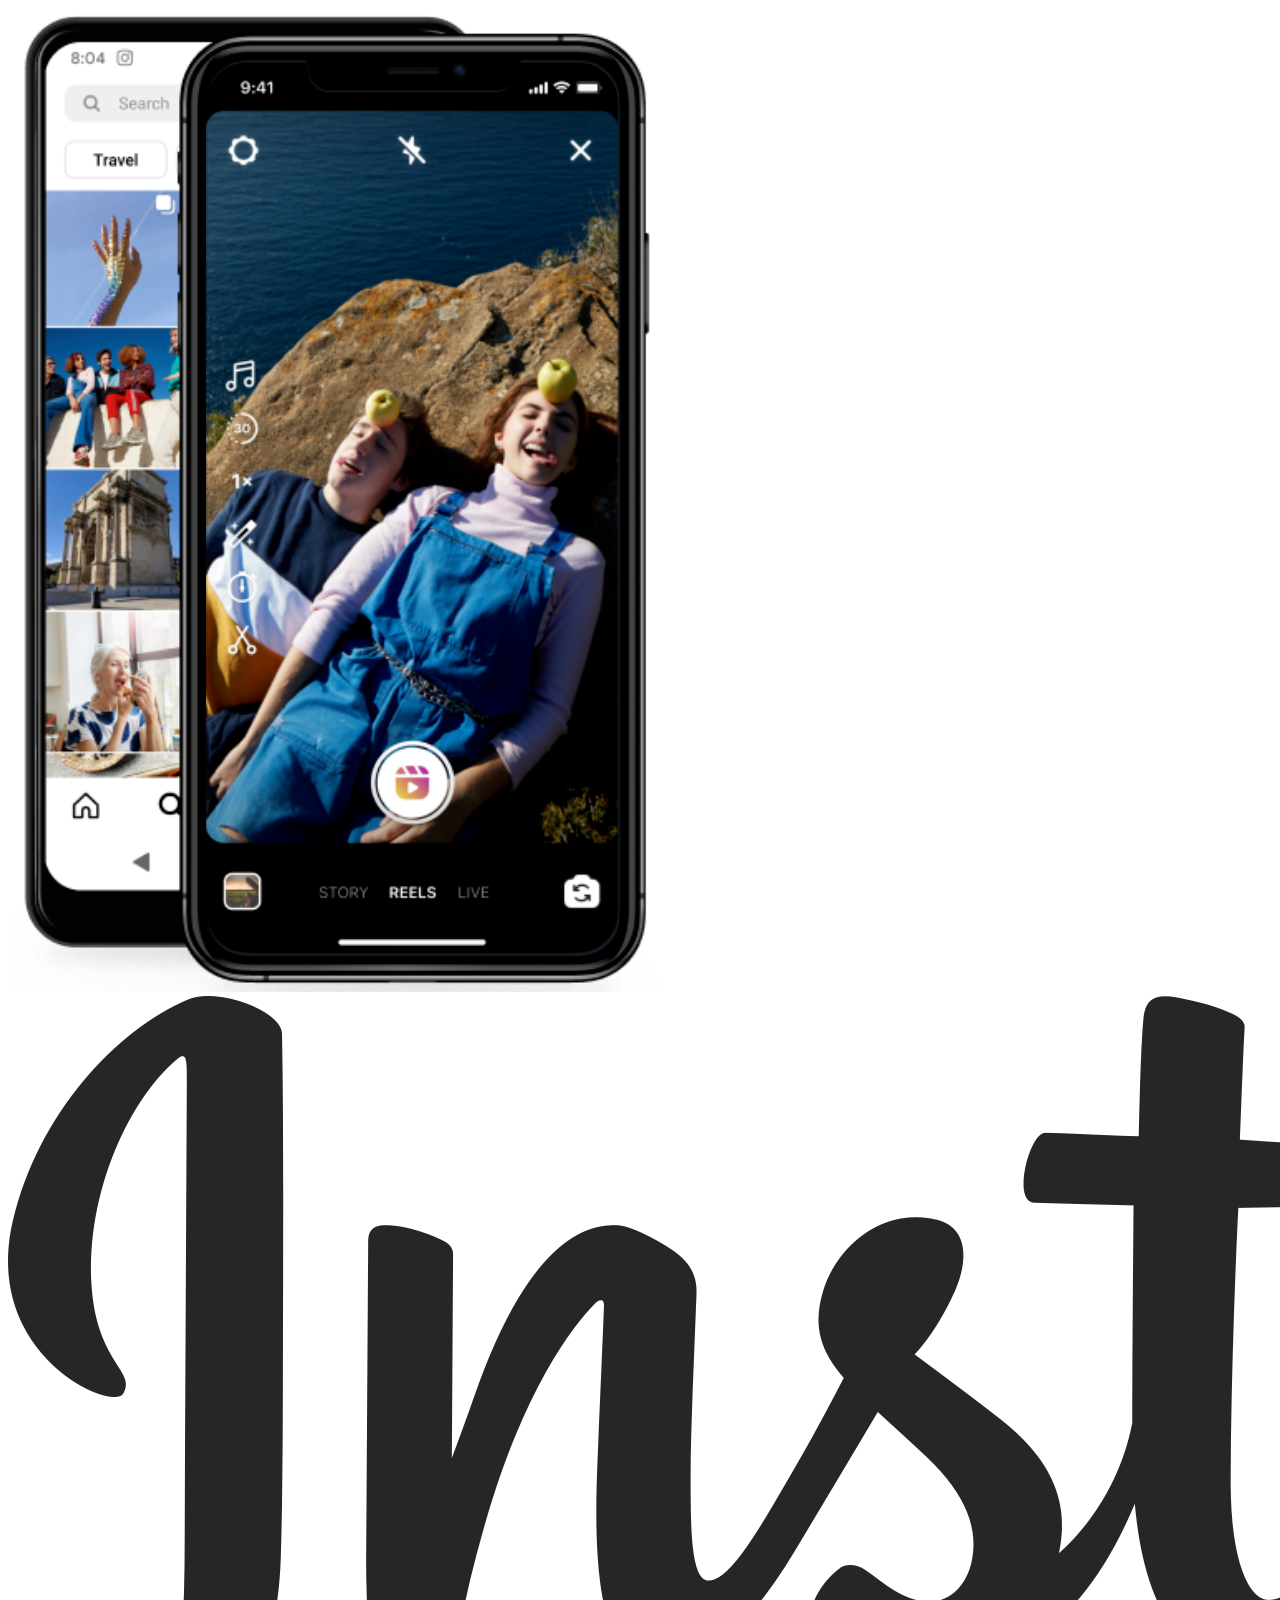
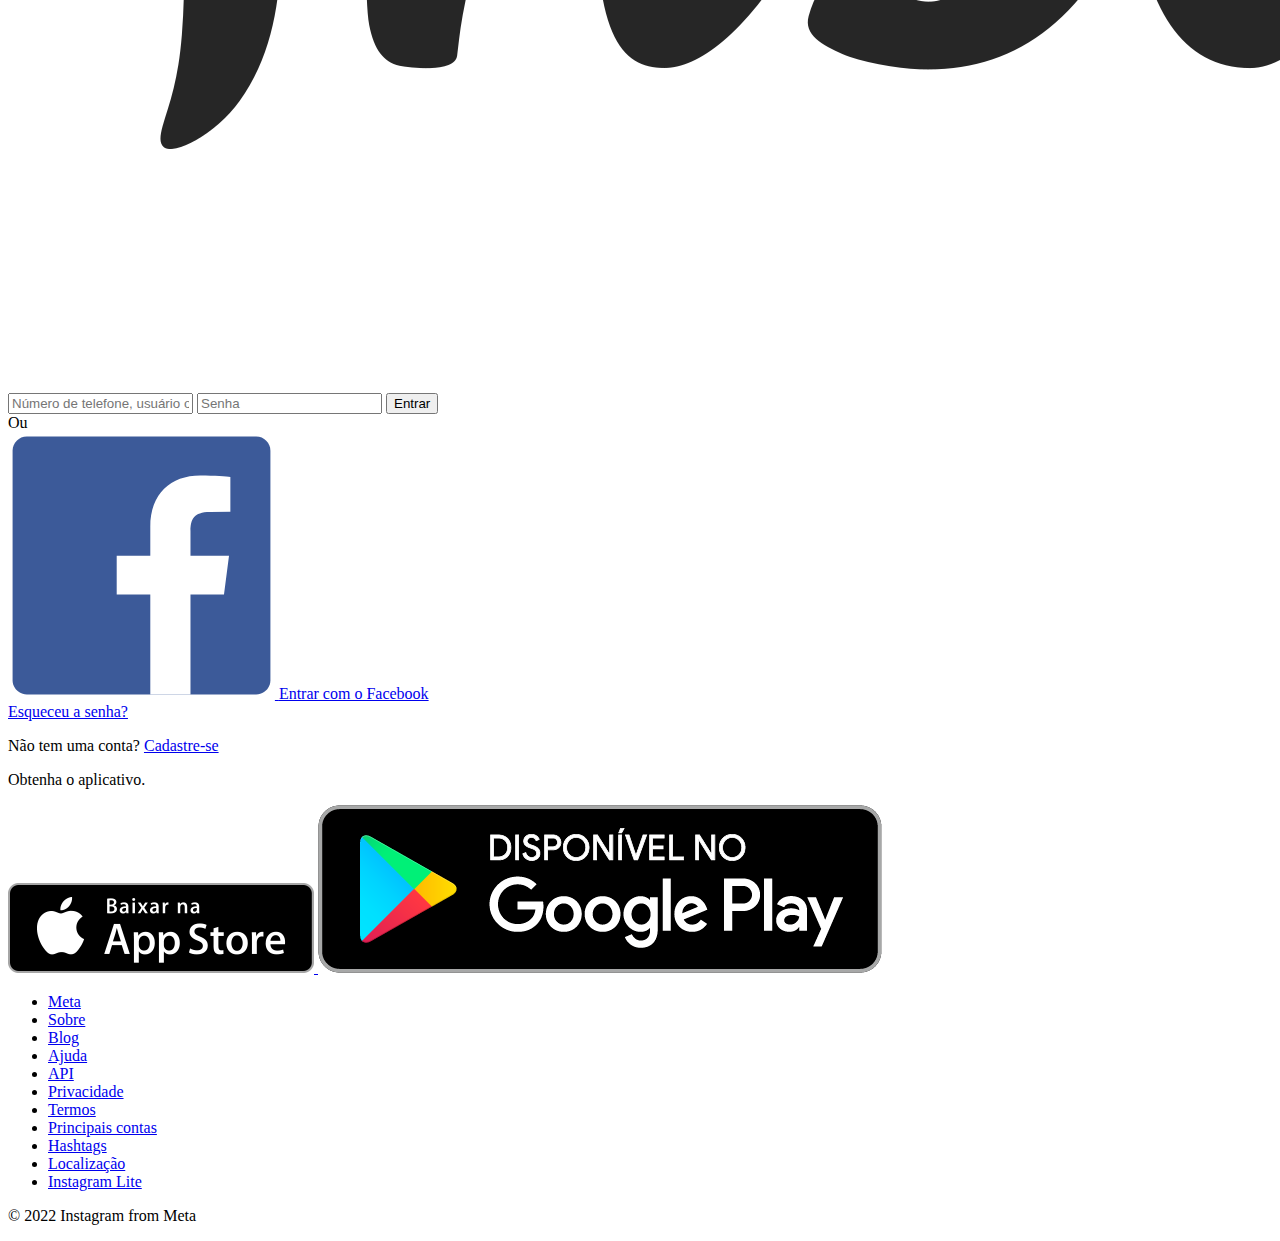
<file: 10_CLONE_HOME_INSTA/index.html>
<!DOCTYPE html>
<html lang="en">
<head>
    <meta charset="UTF-8">
    <meta http-equiv="X-UA-Compatible" content="IE=edge" />
    <meta name="viewport" content="width=device-width, initial-scale=1.0">
    <title>Instagram</title>
    <link rel="stylesheet" href="css/styles.css">
    <link rel="shortcut icon" href="img/favicon.png" type="image/x-icon">
</head>
<body>
   <main>
     <div id="main-container">
        <!-- banner container -->
        <div id="banner-container">
            <img src="img/banner2.png" alt="Crie uma conta no Instagram">
        </div>
        <!-- /login e Registro -->
        <div id="form-container">
            <div id="form-box">
                <img id="logo-insta" src="img/logo_instagram.png" alt="Instagram">
                <form id="login-form">
                  <input 
                  type="text" 
                  name="udername" 
                  placeholder="Número de telefone, usuário ou e-mail" 
                  />
                  <input 
                  type="password" 
                  name="password" 
                  placeholder="Senha" 
                  />
                  <input 
                  type="submit" 
                  value="Entrar" 
                  />
                </form>
            <div class="separator">
                <div class="line"></div>
                    <span>Ou</span>
                </div>
            <div id="other-links">
                <div id="facebook-login">
                    <a href="#">
                        <img src="img/logo_facebook.svg" alt="Facebook Login">
                        <span>Entrar com o Facebook</span>
                    </a>
                </div>
            <div id="forgot-pass">
                <a href="#">Esqueceu a senha?</a>
            </div>
                </div>
            </div>
            <div id="register-container">
               <p>Não tem uma conta? <a href="#">Cadastre-se</a></p>
            </div>
            <div id="get-app-container">
               <p>Obtenha o aplicativo.</p>
               <a href="#">
                  <img src="img/apple_btn.png" alt="Apple Store">
               </a>
               <a href="#">
                  <img src="img/gplay_btn.png" alt="Google Play">
               </a>
            </div>
        </div>
     </div>
   </main>
   <footer>
     <nav>
        <ul id="footer-links">
            <li><a href="#">Meta</a></li>
            <li><a href="#">Sobre</a></li>
            <li><a href="#">Blog</a></li>
            <li><a href="#">Ajuda</a></li>
            <li><a href="#">API</a></li>
            <li><a href="#">Privacidade</a></li>
            <li><a href="#">Termos</a></li>
            <li><a href="#">Principais contas</a></li>
            <li><a href="#">Hashtags</a></li>
            <li><a href="#">Localização</a></li>
            <li><a href="#">Instagram Lite</a></li>
        </ul>
     </nav>
     <p id="copyright">&copy; 2022 Instagram from Meta</p>
   </footer>
</body>
</html>
</file>
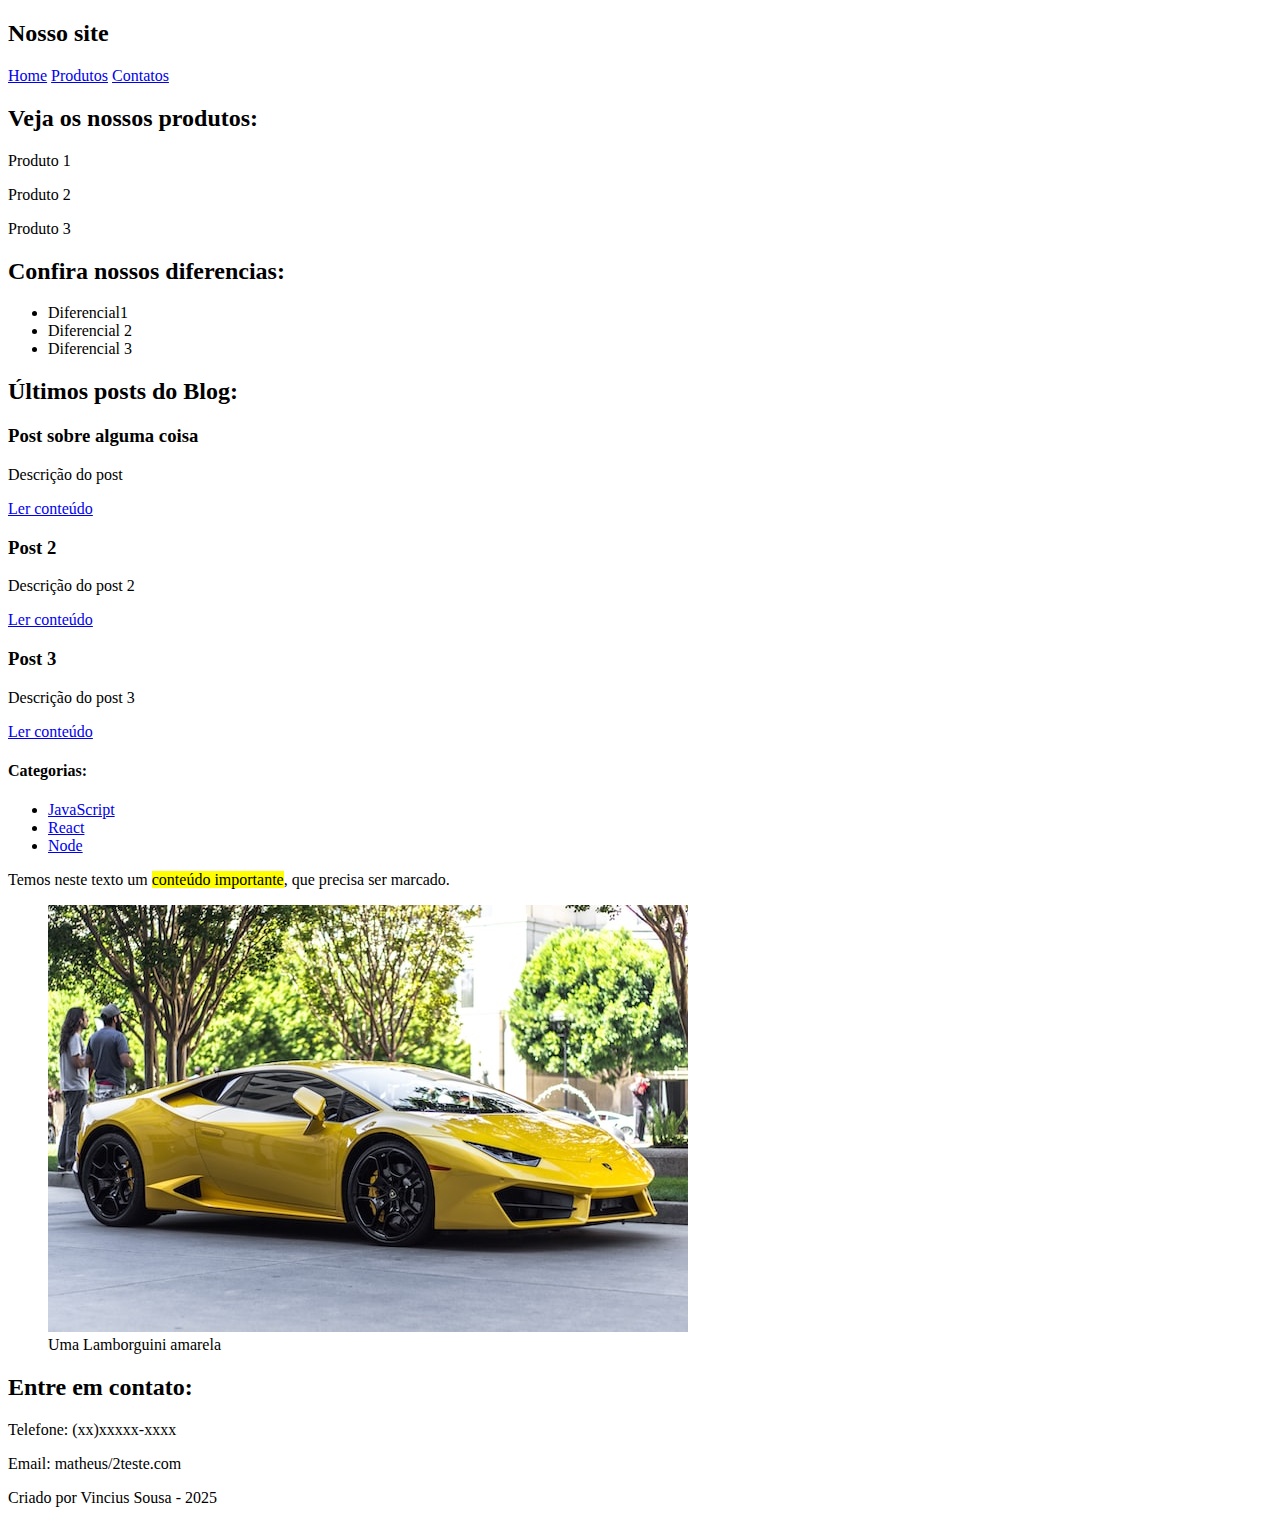
<file: 11_HTML_SEMANTICO/index.html>
<!DOCTYPE html>
<html lang="en">
<head>
    <meta charset="UTF-8">
    <meta name="viewport" content="width=device-width, initial-scale=1.0">
    <title>HTML Semântico</title>
</head>
<body>
    <!-- 3 - header  -->
    <header>
        <h2>Nosso site</h2>
        <!-- <ul>
          <li><a href="#">Home</a></li>
          <li><a href="#">Produtos</a></li>
          <li><a href="#">Contatos</a></li>
        </ul> -->
        <!-- 5 - nav -->
        <nav>
          <a href="#">Home</a>
          <a href="#">Produtos</a>
          <a href="#">Contatos</a>
        </nav>
    </header>
    <!-- 1 - section -->
    <!-- 8 - main -->
    <main>
        <section>
            <h2>Veja os nossos produtos:</h2>
              <p>Produto 1</p>
              <p>Produto 2</p>
              <p>Produto 3</p>
        </section>
        <section>
            <h2>Confira nossos diferencias:</h2>
            <ul>
              <li>Diferencial1</li>
              <li>Diferencial 2</li>
              <li>Diferencial 3</li>
            </ul>
        </section>
        <!-- 2 - article -->
        <section>
            <h2>Últimos posts do Blog:</h2>
            <article>
              <h3>Post sobre alguma coisa</h3>
              <p>Descrição do post</p>
              <a href="#">Ler conteúdo</a>
            </article>
            <article>
                <h3>Post 2</h3>
                <p>Descrição do post 2</p>
                <a href="#">Ler conteúdo</a>
            </article>
            <article>
                <h3>Post 3</h3>
                <p>Descrição do post 3</p>
                <a href="#">Ler conteúdo</a>
            </article>
        </section>
    </main>
    <!-- 6 - aside -->
    <aside>
        <h4>Categorias:</h4>
          <ul>
            <li><a href="#">JavaScript</a></li>
            <li><a href="#">React</a></li>
            <li><a href="#">Node</a></li>
          </ul>
    </aside>
    <!-- 9 - mark -->
    <p>Temos neste texto um <mark>conteúdo importante</mark>, que precisa ser marcado.</p>
    <!-- 7 - figure - figcaption -->
    <figure>
        <img src="lambo.jpg" alt="Lamborguini">
        <figcaption>Uma Lamborguini amarela</figcaption>
    </figure>
    <!-- 4 - footer -->
    <footer>
      <div>
         <h2>Entre em contato:</h2>
         <p>Telefone: (xx)xxxxx-xxxx</p>   
         <p>Email: matheus/2teste.com</p>   
      </div>
      <p>Criado por Vincius Sousa - 2025</p>
    </footer>
</body>
</html>
</file>
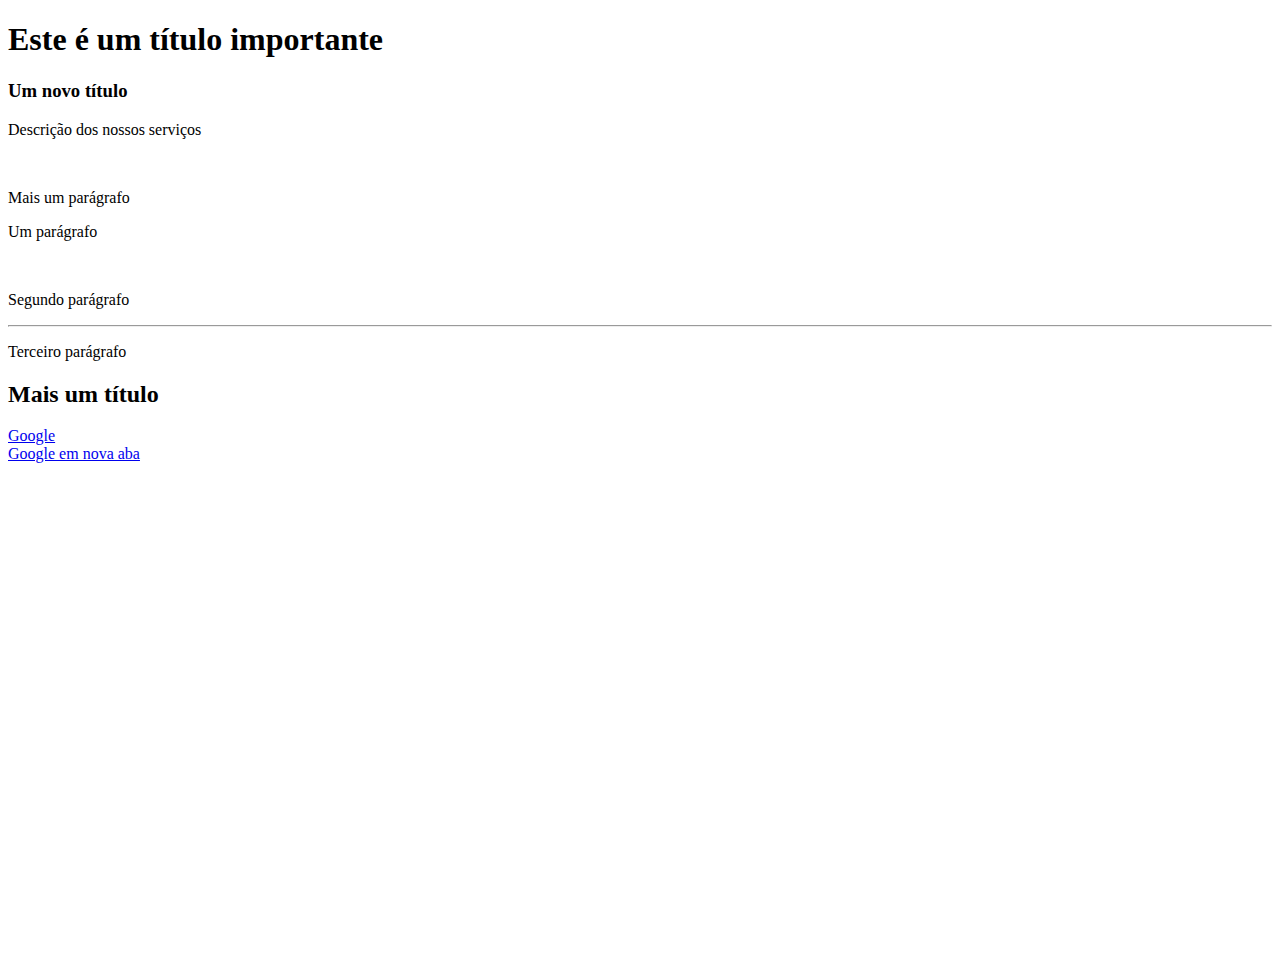
<file: 1_INTRO/index.html>
<!DOCTYPE html>
<html lang="en">
<head>
    <meta charset="UTF-8">
    <meta name="viewport" content="width=device-width, initial-scale=1.0">
    <title>HTML Fundamentos</title>
</head>
<body style="padding-bottom: 500px;">
    <!-- 1 - títulos -->
    <h1>Este é um título importante</h1>
    <h3>Um novo título</h3>
    <!-- 2 - parágrafos -->

    <p>Descrição dos nossos serviços</p><br>
    <p>Mais um parágrafo</p>
    
    <!-- 3 - tags sem conteúdo -->
    <p>Um parágrafo</p>
    <br>
    <p>Segundo parágrafo</p>
    <hr>
    <p>Terceiro parágrafo</p>

    <!-- 4 - comentários -->
    <!-- Este é um comentário-->
     <h2>Mais um título</h2>
     <!-- Outro comentário -->

     <!-- 5 - atributos -->
      <a href="https://google.com">Google</a>
      <br />

      <!-- 6 - Abrir link nova aba -->
      <a href="https://google.com" target="_blank">Google em nova aba</a>
</body>
</html>
</file>
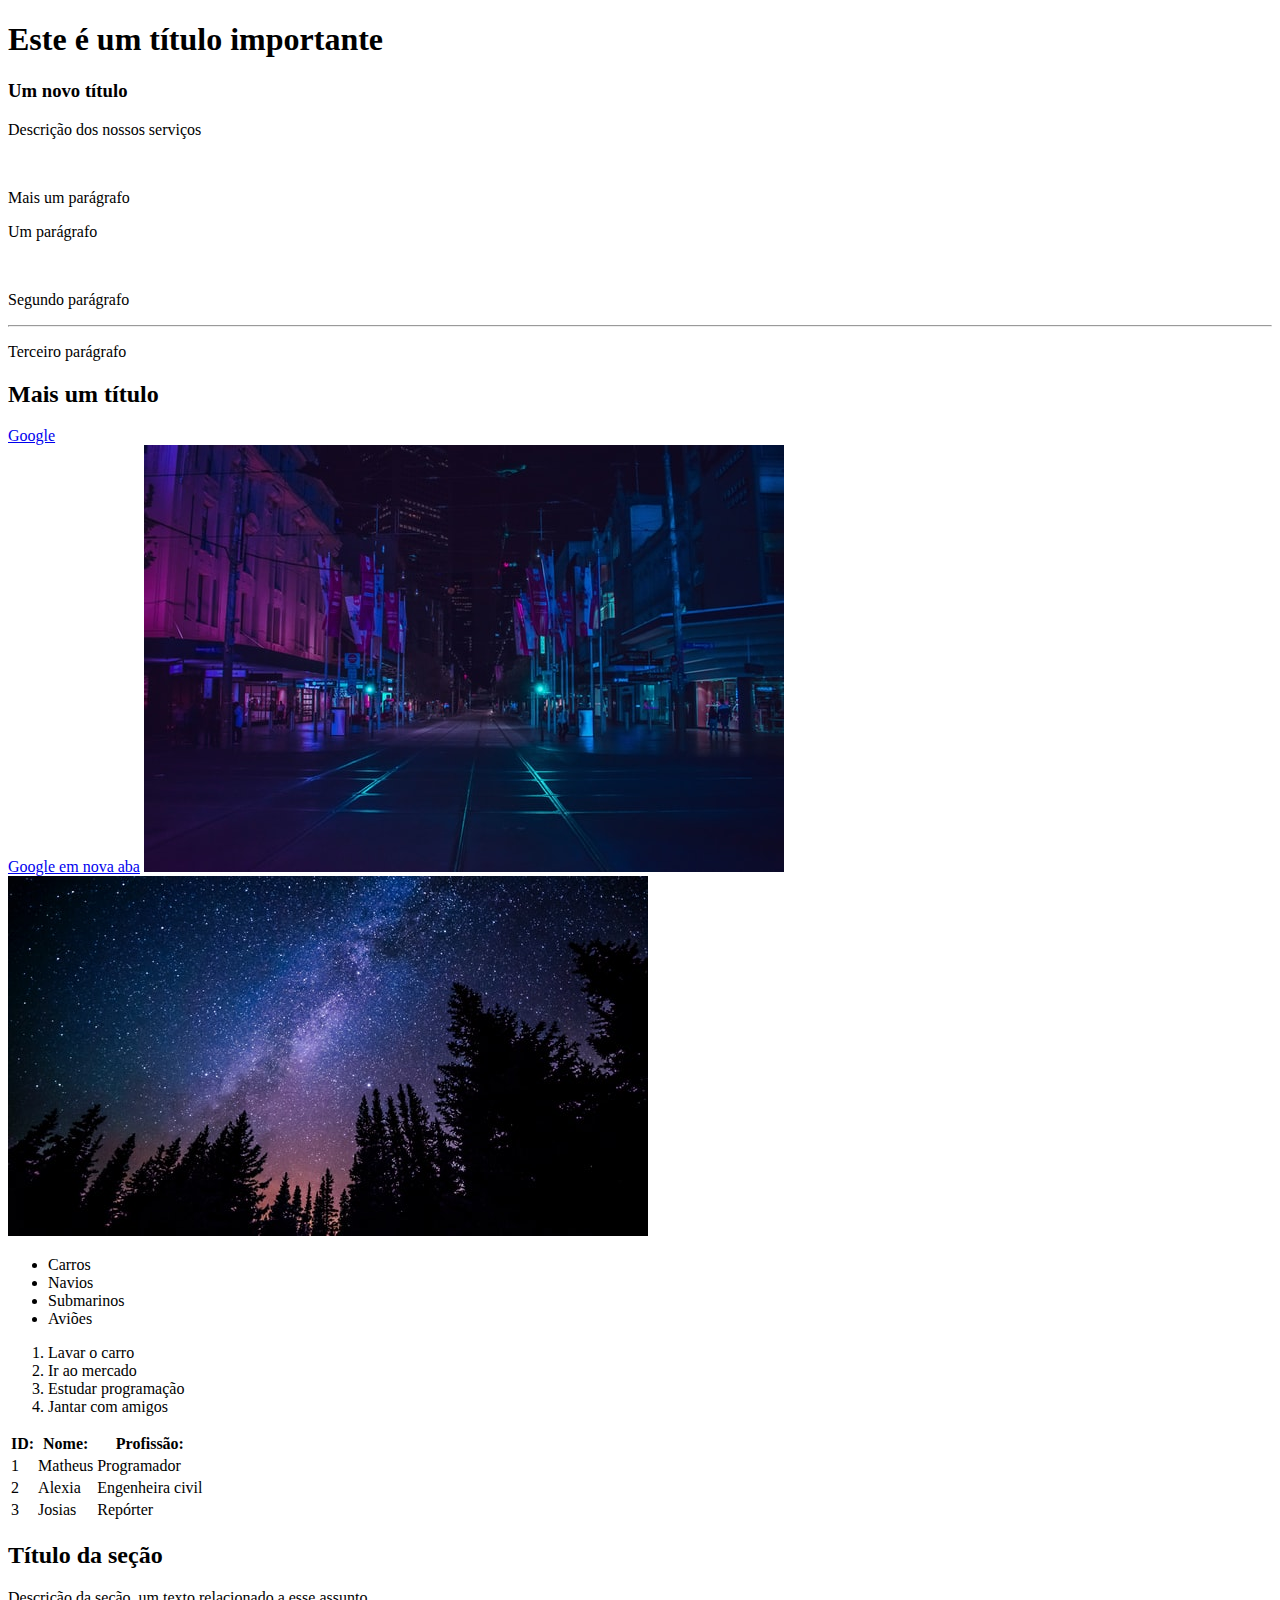
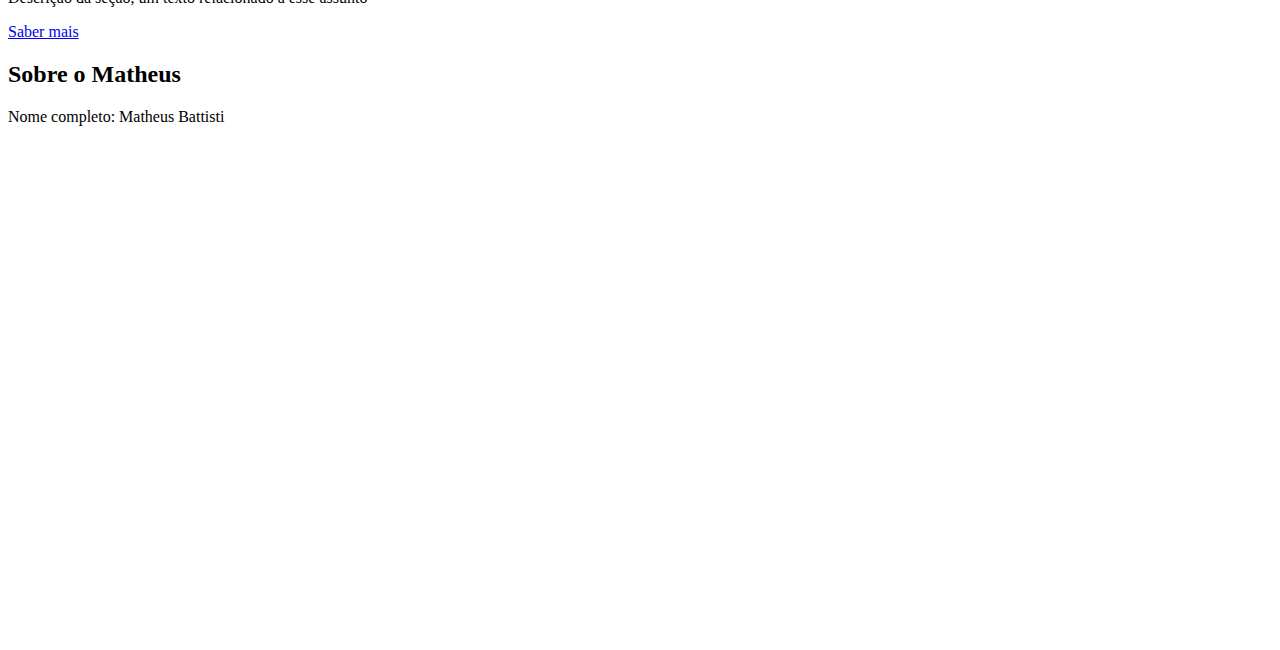
<file: 2_HTML/index.html>
<!DOCTYPE html>
<html lang="pt-br">
<head>
    <meta charset="UTF-8">
    <meta name="viewport" content="width=device-width, initial-scale=1.0">
    <title>HTML Fundamentos</title>
</head>
<body style="padding-bottom: 500px;">
    <!-- 1 - títulos -->
    <h1>Este é um título importante</h1>
    <h3>Um novo título</h3>
    <!-- 2 - parágrafos -->

    <p>Descrição dos nossos serviços</p><br>
    <p>Mais um parágrafo</p>
    
    <!-- 3 - tags sem conteúdo -->
    <p>Um parágrafo</p>
    <br>
    <p>Segundo parágrafo</p>
    <hr>
    <p>Terceiro parágrafo</p>

    <!-- 4 - comentários -->
    <!-- Este é um comentário-->
     <h2>Mais um título</h2>
     <!-- Outro comentário -->

     <!-- 5 - atributos -->
      <a href="https://google.com">Google</a>
      <br />

      <!-- 6 - Abrir link nova aba -->
      <a href="https://google.com" target="_blank">Google em nova aba</a>

      <!-- 7 - imagem -->
       <img src="img/city.jpg">

       <!-- 8 - atributo alt -->
        <img src="img/nature.jpg" alt="Noite na floresta" />

        <!-- 9 - listas não ordenadas -->
         <ul>
            <li>Carros</li>
            <li>Navios</li>
            <li>Submarinos</li>
            <li>Aviões</li>
         </ul>

         <!-- 10 - listas orenadas -->
          <ol>
            <li>Lavar o carro</li>
            <li>Ir ao mercado</li>
            <li>Estudar programação</li>
            <li>Jantar com amigos</li>
          </ol>

          <!-- 11 - tabelas -->
           <table>
            <tr>
                <th>ID:</th>
                <th>Nome:</th>
                <th>Profissão:</th>
            </tr>
            <tr>
                <td>1</td>
                <td>Matheus</td>
                <td>Programador</td>
            </tr>
            <tr>
                <td>2</td>
                <td>Alexia</td>
                <td>Engenheira civil</td>
            </tr>
            <tr>
                <td>3</td>
                <td>Josias</td>
                <td>Repórter</td>
            </tr>
           </table>

           <!-- 12 - div -->
            <div>
                <h2>Título da seção</h2>
                    <p>Descrição da seção, um texto relacionado a esse assunto</p>
                    <a href="#">Saber mais</a>
            </div>
            <div>
                <h2>Sobre o Matheus</h2>
                <p>Nome completo: Matheus Battisti</p>
            </div>
</body>
</html>
</file>
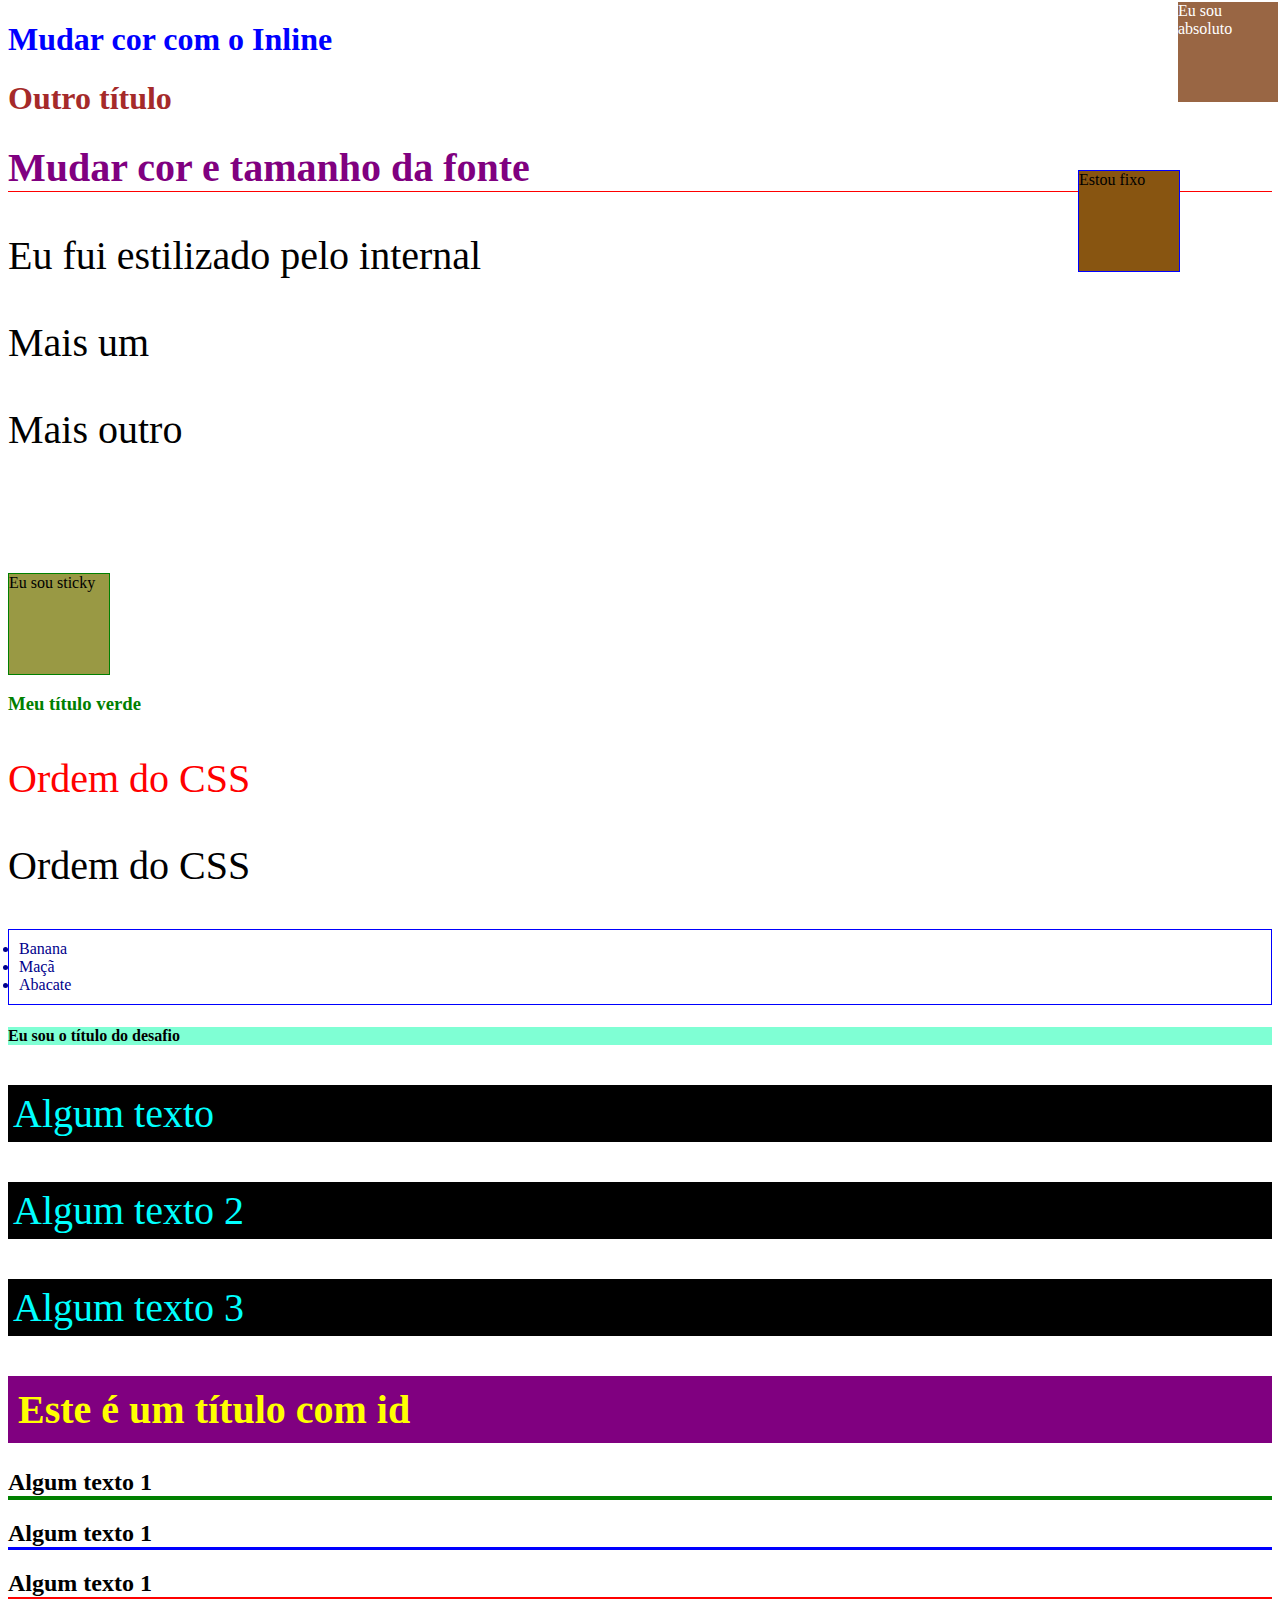
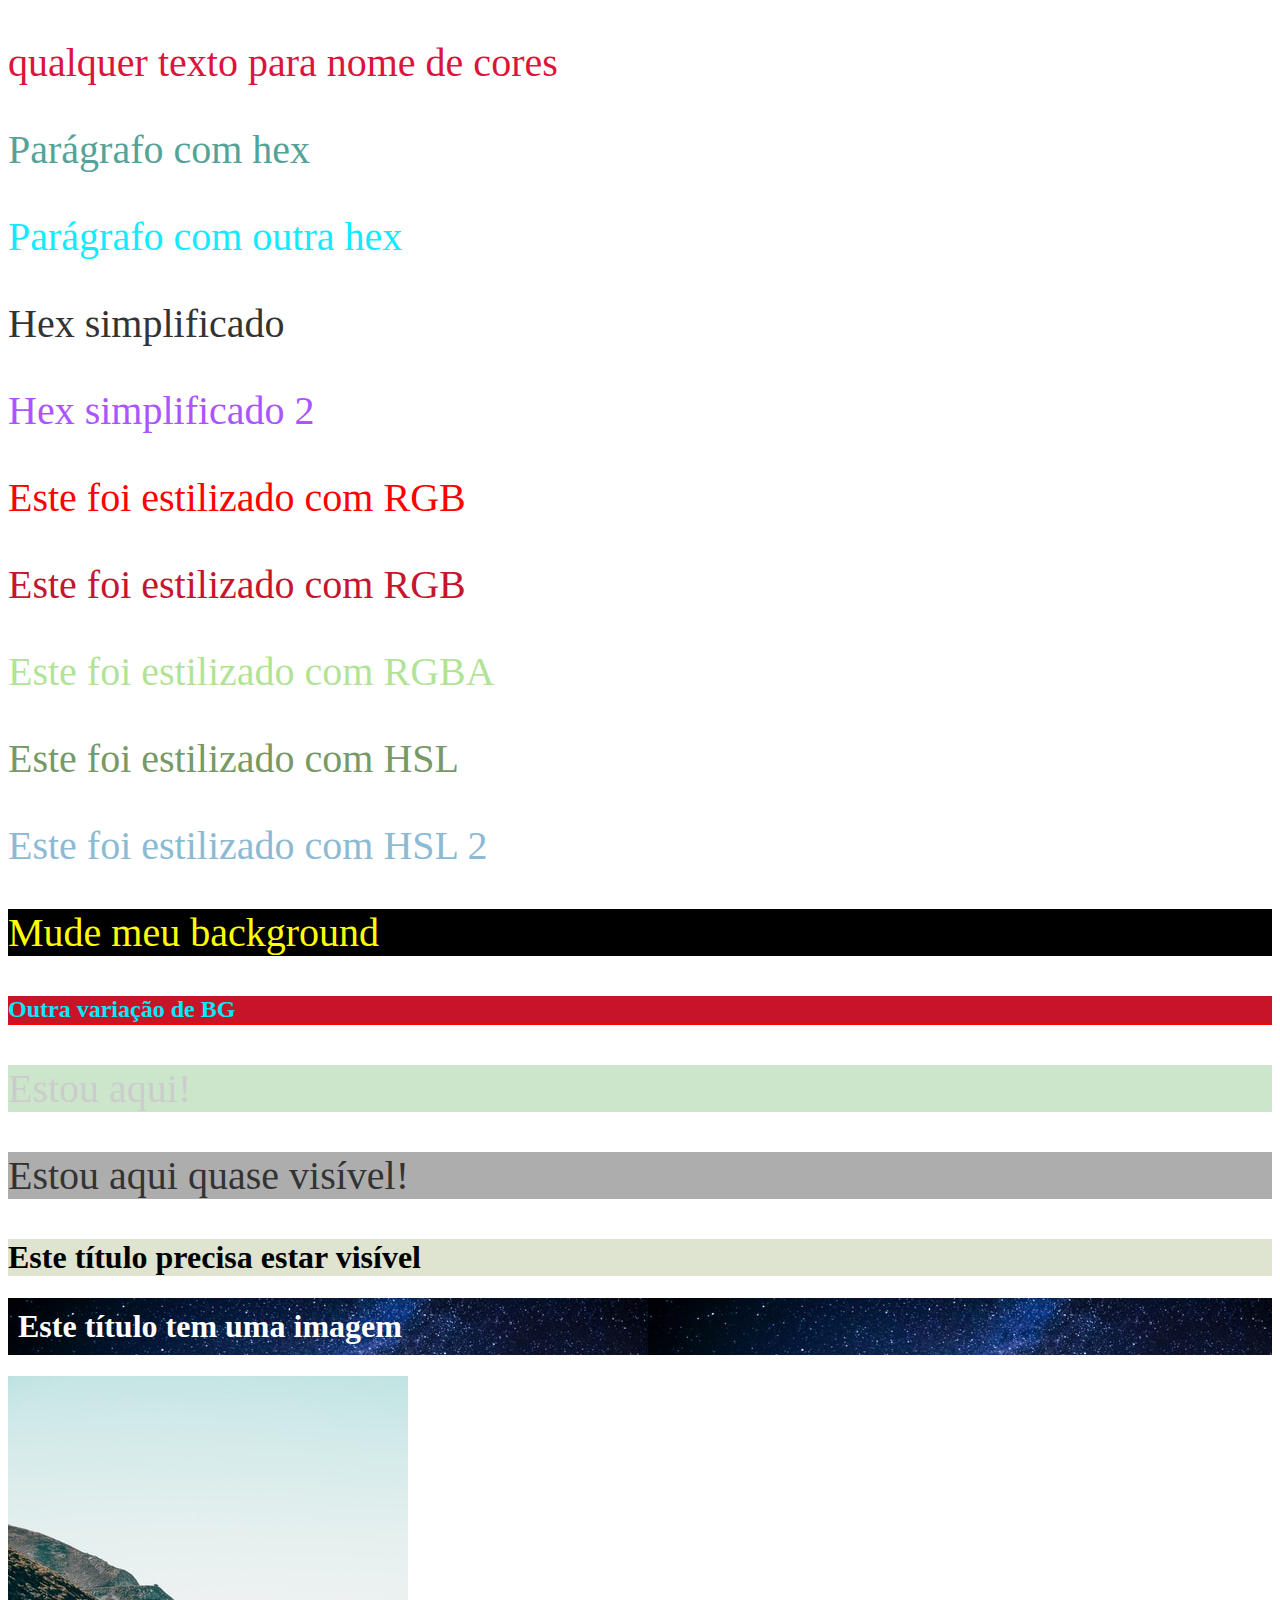
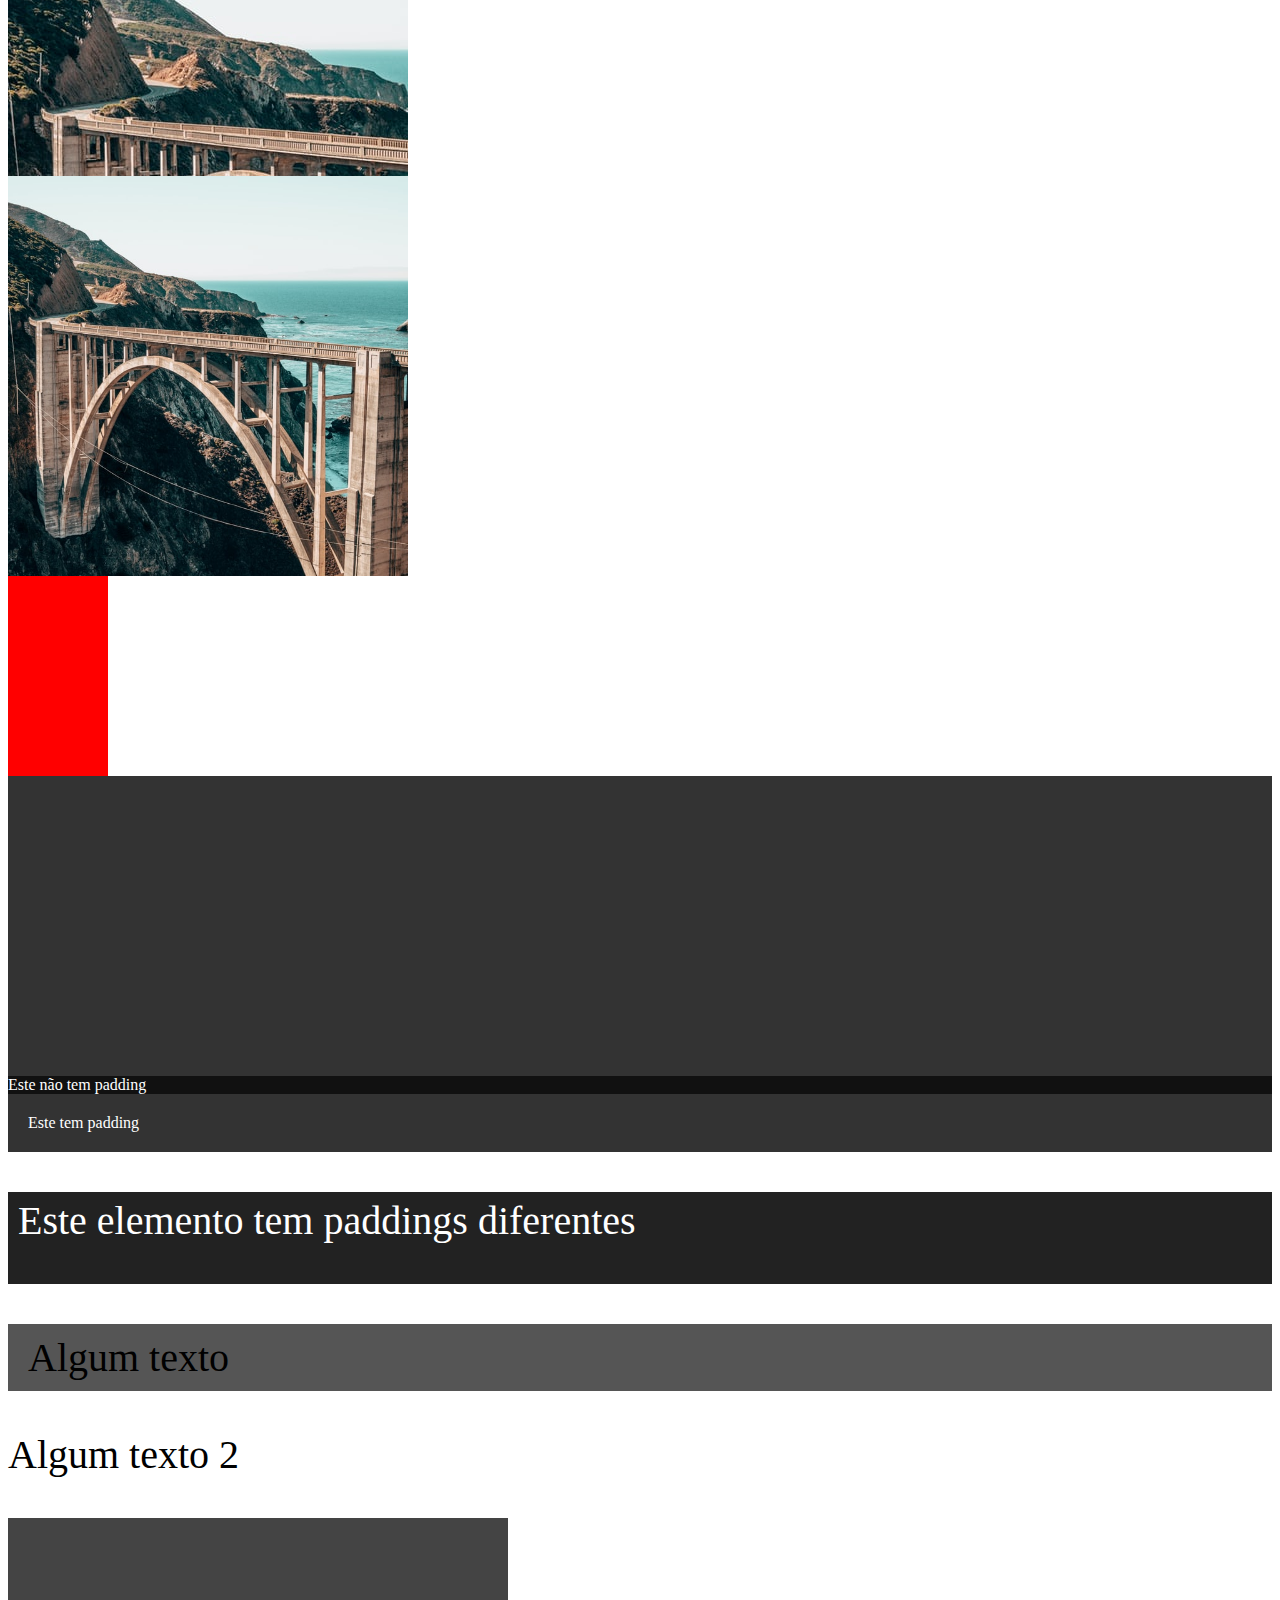
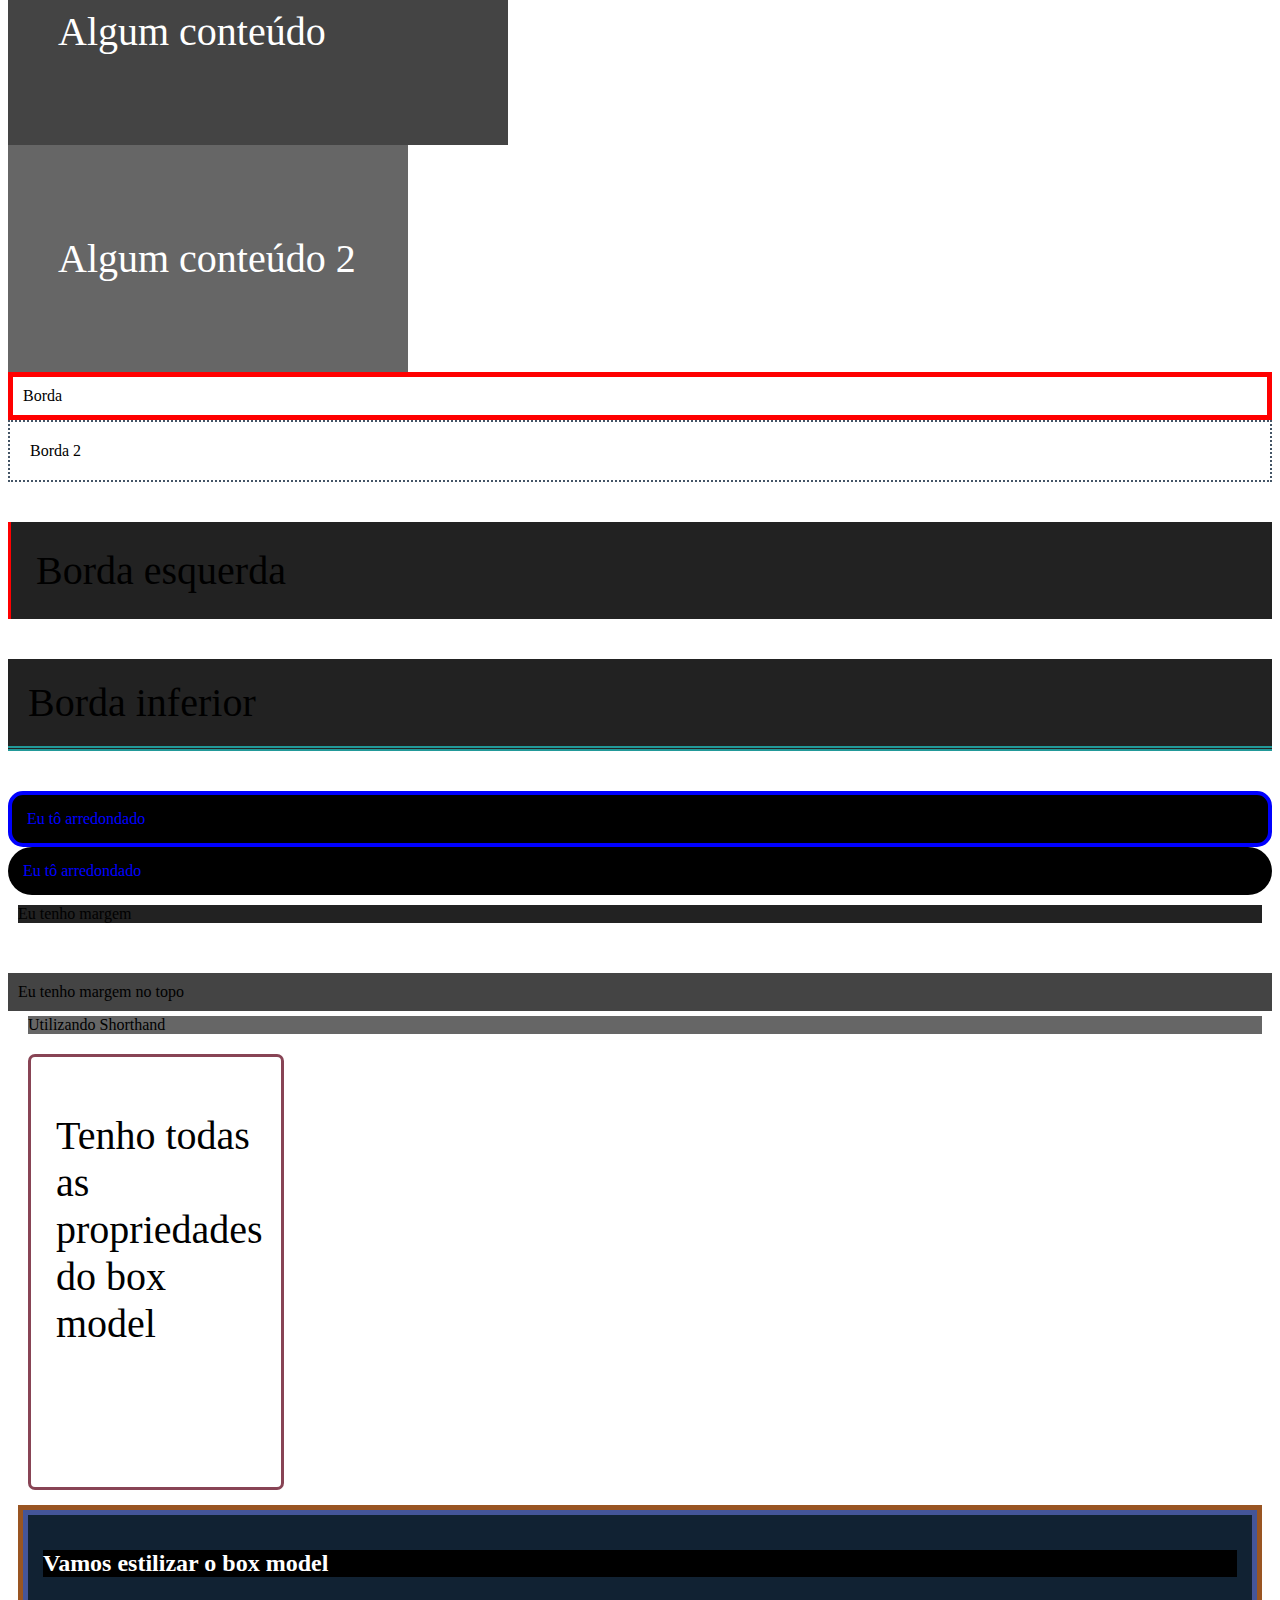
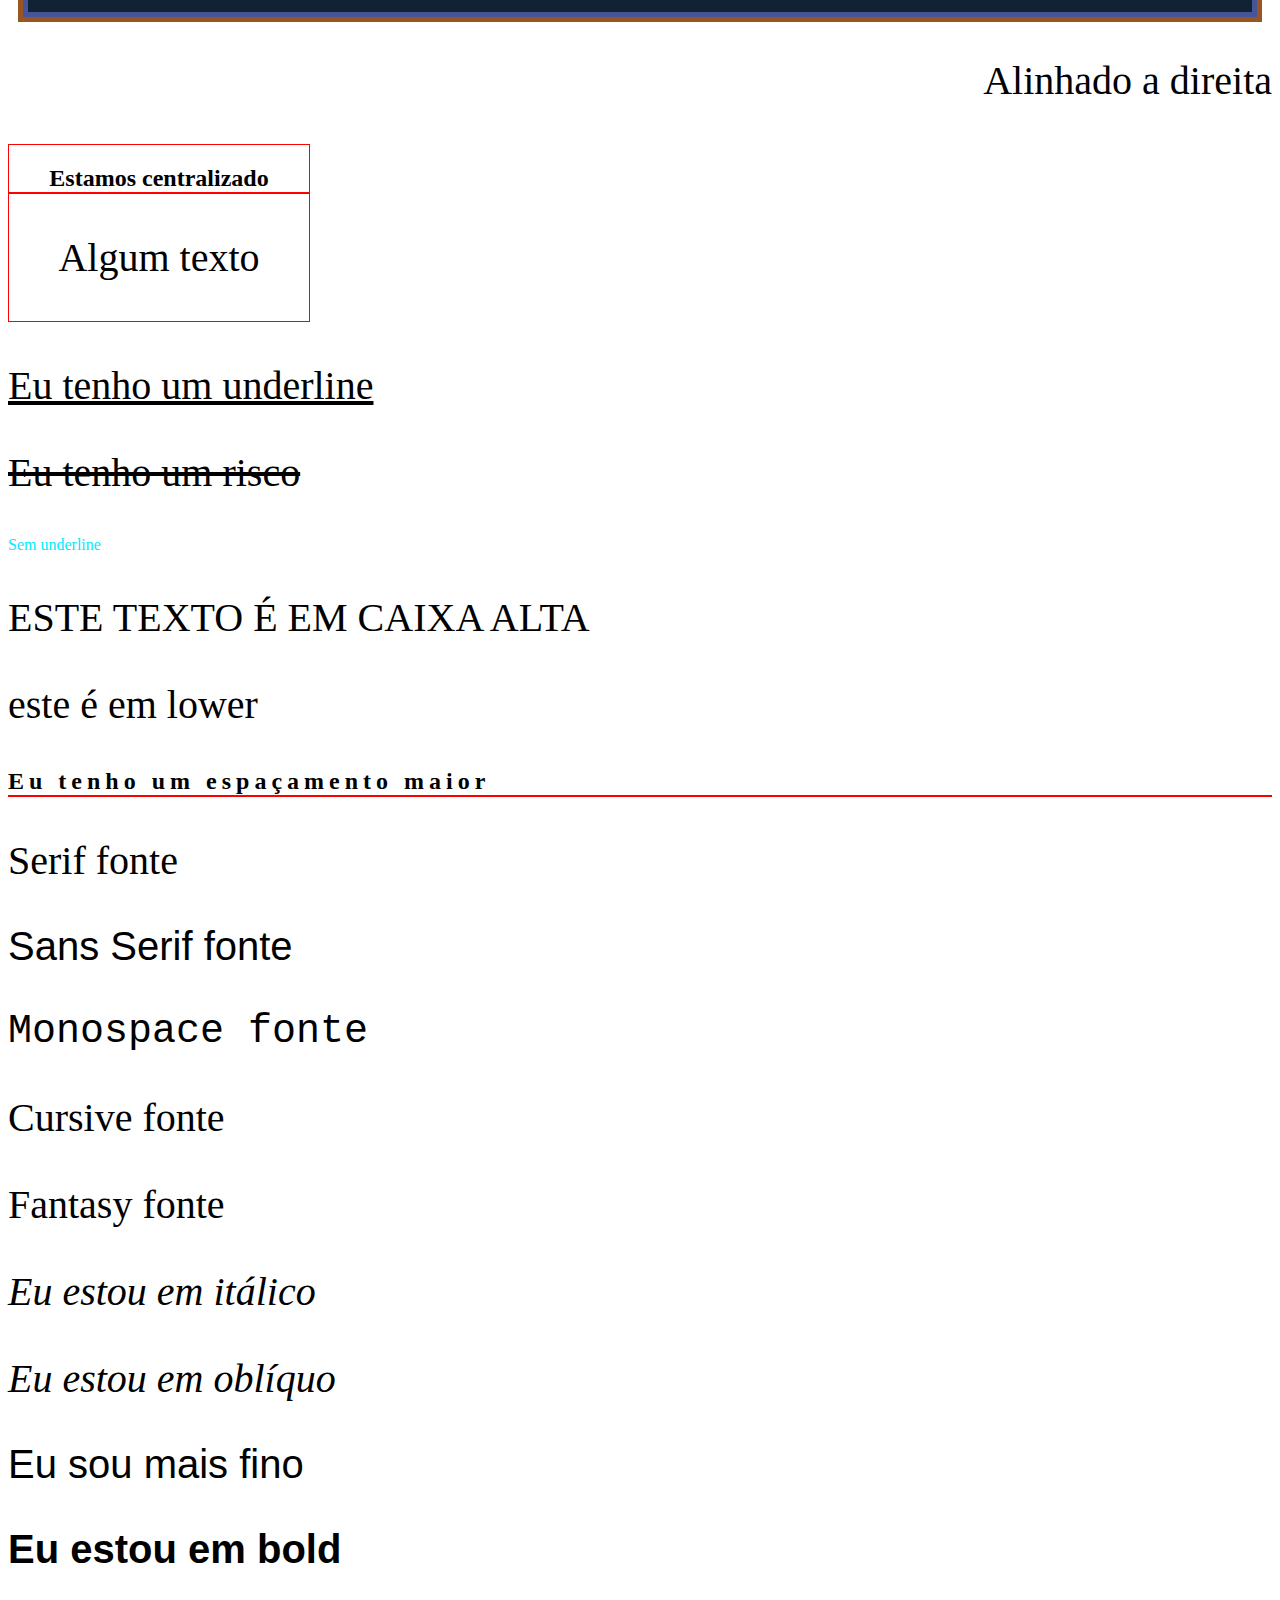
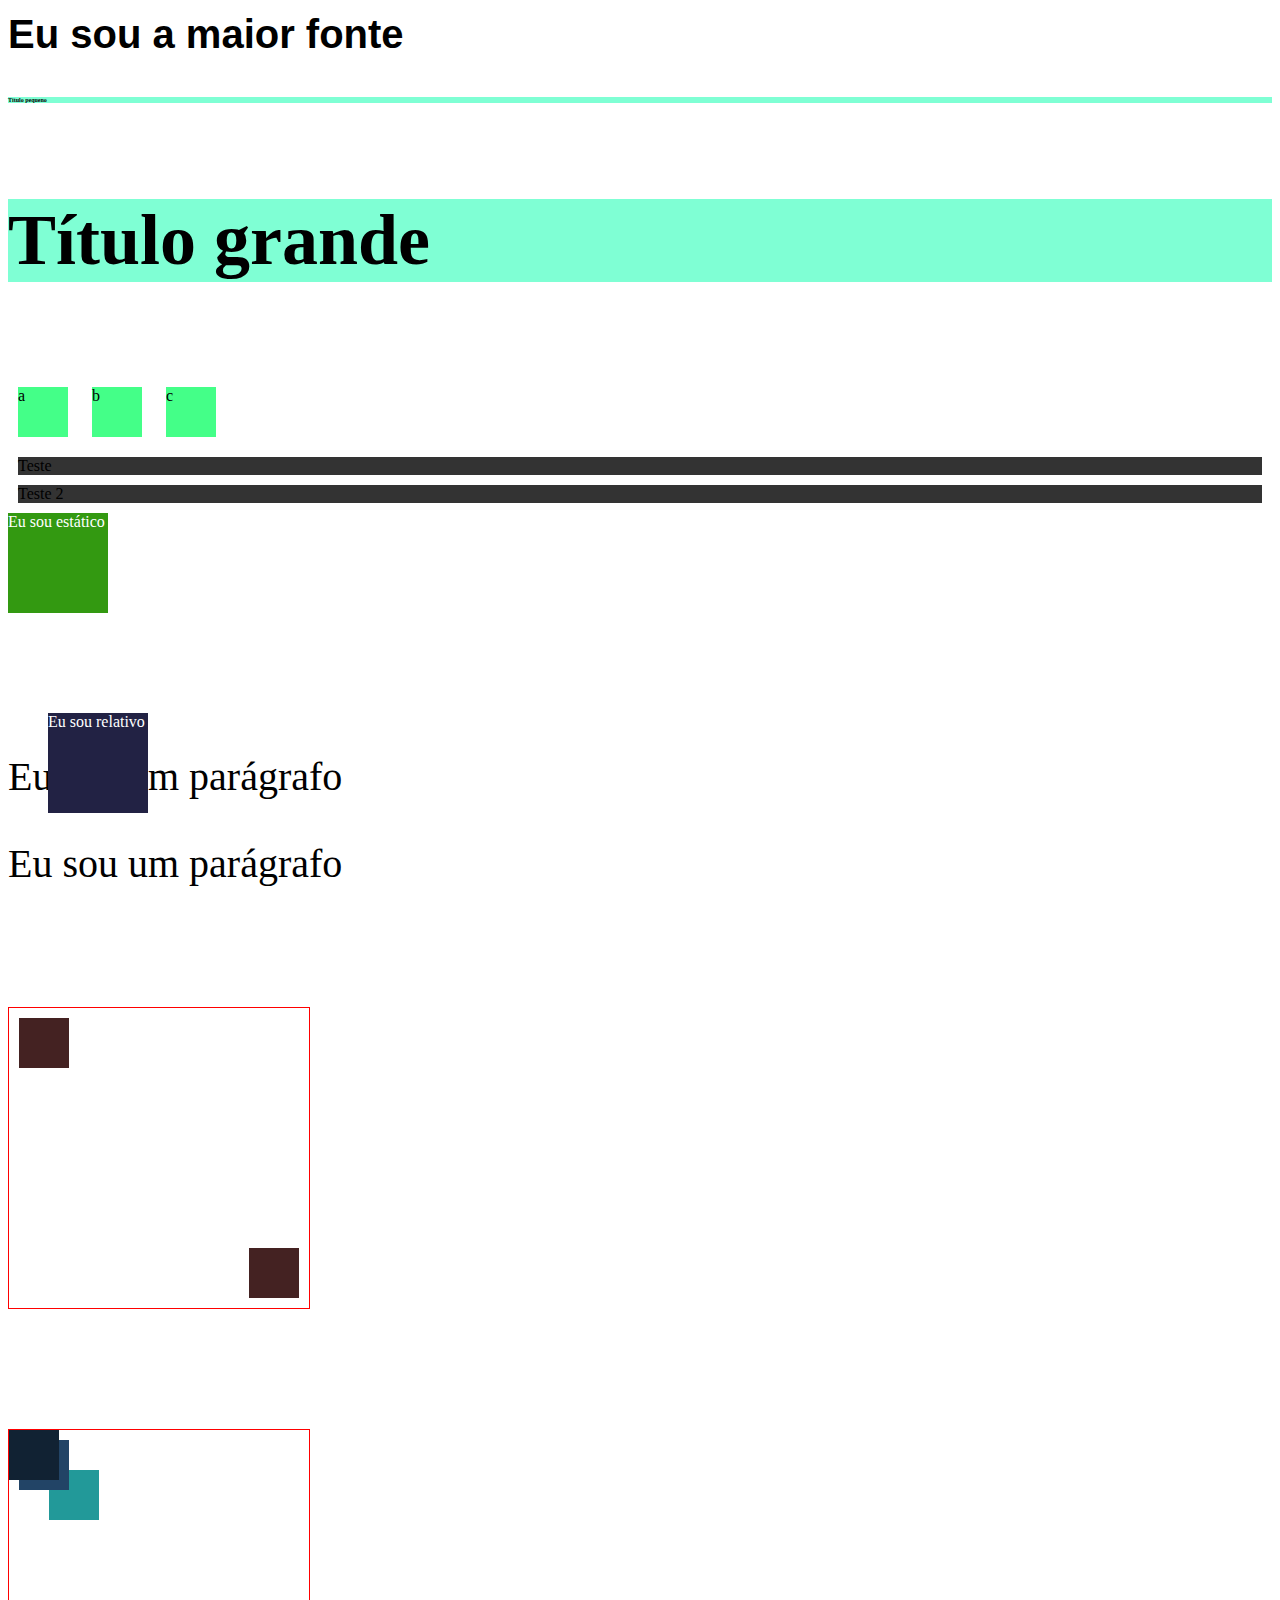
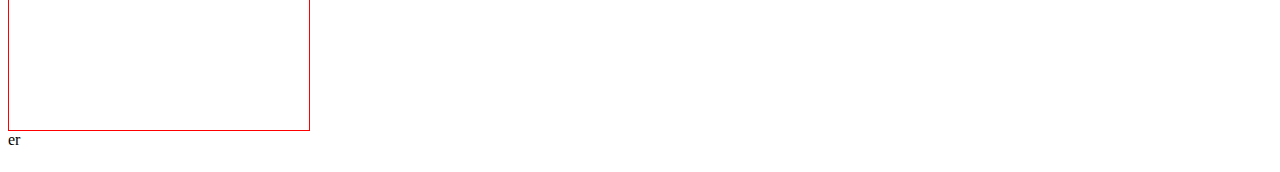
<file: 3_CSS/index.html>
<!DOCTYPE html>
<html lang="en">
<head>
    <meta charset="UTF-8">
    <meta name="viewport" content="width=device-width, initial-scale=1.0">
    <title>CSS</title>
    <!-- 3 - Internal CSS -->
     <style>
        p {
            /* color: gold; */
            font-size: 40px;
        }
    </style>
    <!-- 4 - External CSS -->
    <!-- Cascading Style Sheets -->
    <link rel="stylesheet" href="css/style.css">
    <link rel="stylesheet" href="css/lists.css">
    <link rel="stylesheet" href="css/titles.css">
</head>
<body>
    <!-- 1 - Inline css -->
     <h1 style="color:blue" >Mudar cor com o Inline</h1>
     <h1 style="color:brown" >Outro título</h1>

    <!-- 2 -  Múltiplas regras -->
    <h1 style="color: purple; font-size: 40px; border-bottom:1px solid red;">Mudar cor e tamanho da fonte</h1>

    <!-- 3 - Internal CSS -->
    <p>Eu fui estilizado pelo internal</p>
    <p>Mais um </p>
    <p>Mais outro</p>

    <!-- 48 - Sticky -->
    <div class="sticky">
        <span>Eu sou sticky</span>
    </div>

    <!-- 4 - External css -->
    <h3>Meu título verde</h3>

    <!-- 5 - Ordem do CSS -->
    <p style="color: red">Ordem do CSS</p>
    <p>Ordem do CSS</p>

    <!-- 6 - Multíplos CSS -->
    <ul>
        <li>Banana</li>
        <li>Maçã</li>
        <li>Abacate</li>
    </ul>

    <!-- 7 - desafio 2 -->
    <h4>Eu sou o título do desafio</h4>

    <!-- 8 - Classes -->
    <p class="paragraph">Algum texto</p>
    <p class="paragraph">Algum texto 2</p>
    <p class="paragraph">Algum texto 3</p>

    <!-- 9 - id -->
    <h1 id="exclusive-title">Este é um título com id</h1>

    <!-- 10 - multiplas regras, ordem do CSS -->
    <h2 id="algum-titulo" class="titulo">Algum texto 1</h2>
    <h2 class="titulo">Algum texto 1</h2>
    <h2>Algum texto 1</h2>

    <!-- 11 - nome de cor -->
    <p class="color-name">qualquer texto para nome de cores</p>

    <!-- 12 - hex -->
    <p class="hex">Parágrafo com hex</p>
    <p class="hex-2">Parágrafo com outra hex</p>

    <!-- 13 - mais sobre Hex -->
    <p class="simple-hex">Hex simplificado</p>
    <p class="simple-hex-2">Hex simplificado 2</p>

    <!-- 14 - rgb -->
    <p class="rgb">Este foi estilizado com RGB</p>
    <p class="mixed-rgb">Este foi estilizado com RGB</p>

    <!-- 15 - rgba -->
    <p class="rgba">Este foi estilizado com RGBA</p>
    
    <!-- 16 - HSL -->
    <p class="hsl">Este foi estilizado com HSL</p>
    <p class="hsl-2">Este foi estilizado com HSL 2</p>

    <!-- 17 - background-color -->
    <p class="bg">Mude meu background</p>
    <h2 class="bg-2">Outra variação de BG</h2>

    <!-- 18 - Opacidade no bg -->
    <div class="bg-opacity">
        <p>Estou aqui!</p>
    </div>

    <div class="bg-opacity-2">
        <p>Estou aqui quase visível!</p>
    </div>

    <!-- 19 - RGBA com opacidade -->
    <div class="rgba-opacity">
        <h1>Este título precisa estar visível</h1>
    </div>

    <!-- 20 - bg image -->
    <h1 class="bg-image">Este título tem uma imagem</h1> 

    <!-- 21 - Centralizar img de bg -->
    <div class="not-centered-bg"></div>
    <div class="centered-bg"></div>

    <!-- 22 - largura e altura -->
    <div class="height-width"></div>
    <div class="height-width-2"></div>

    <!-- 23 - padding -->
    <div class="without-padding">Este não tem padding</div> 
    <div class="padding">Este tem padding</div>

    <!-- 24 - padding individual -->
    <p class="padding-individual">Este elemento tem paddings diferentes</p>

    <!-- 25 - Shorthand padding -->
    <p class="shorthand-padding">Algum texto</p>
    <p class="shorthand-padding-2">Algum texto 2</p>

    <!-- 26 - padding com width -->
    <div class="without-border-box">
        <p>Algum conteúdo</p>
    </div>
    <div class="border-box">
        <p>Algum conteúdo 2</p>
    </div>

    <!-- 27 - Border -->
    <div class="border">Borda</div>
    <div class="border-2">Borda 2</div>

    <!-- 28 - borda individual -->
    <p class="border-left">Borda esquerda</p>
    <p class="border-bottom">Borda inferior</p>
    
    <!-- 29 - borda arredondada -->
    <div class="rounded-p">Eu tô arredondado</div>
    <div class="rounded-p-2">Eu tô arredondado</div>

    <!-- 30 - Margin -->
    <div class="margin">Eu tenho margem</div>
    <div class="margin-top">Eu tenho margem no topo</div>
    <div class="margin-shorthand">Utilizando Shorthand</div>

    <!-- 31 - Box model -->
    <div class="box-model">
        <p>Tenho todas as propriedades do box model</p>
    </div>

    <!-- 32 - Desafio 3 -->
    <div id="box-model-challenge">
        <h2 class="challenge-title">Vamos estilizar o box model</h2>
    </div>

    <!-- 33 - Text alignment -->
    <p class="text-aligned">Alinhado a direita</p>
    <div class="container-center">
        <h2>Estamos centralizado</h2>
        <p>Algum texto</p>
    </div>

    <!-- 34 - Text decoration -->
    <p class="underline">Eu tenho um underline</p>
    <p class="line-trough">Eu tenho um risco</p>
    <a href="" class="remove-underline">Sem underline</a>

    <!-- 35 - Text transform -->
    <p class="upper">Este texto é em caixa alta</p>
    <p class="lower">ESTE É EM LOWER</p>

    <!-- 36 - Letter spacing -->
    <h2 class="spacing">Eu tenho um espaçamento maior</h2>

    <!-- 37 - Fontes -->
    <p class="serif">Serif fonte</p>
    <p class="sans-serif">Sans Serif fonte</p>
    <p class="monospace">Monospace fonte</p>
    <p class="cursive">Cursive fonte</p>
    <p class="fantasy">Fantasy fonte</p>

    <!-- 38 - Font-style -->
    <p class="italic">Eu estou em itálico</p>
    <p class="oblique">Eu estou em oblíquo</p>

    <!-- 39 - Font weight -->
    <p class="thin">Eu sou mais fino</p>
    <p class="bold">Eu estou em bold</p>
    <p class="bolder">Eu sou a maior fonte</p>

    <!-- 40 - Font-size -->
    <h4 class="small">Título pequeno</h4>
    <h4 class="big">Título grande</h4>

    <!-- 41 - Display -->
    <div class="inline-box">a</div>
    <div class="inline-box">b</div>
    <div class="inline-box">c</div>
    <span class="block">Teste</span>
    <span class="block">Teste 2</span>

    <!-- 42 - Escondendo elemento -->
    <p class="invisible">Me encontre se puder</p>

    <!-- 43 - static -->
    <div class="static">
        <span>Eu sou estático</span>
    </div>

    <!-- 44 - Relative -->
    <div class="relative">
        <span>Eu sou relativo</span>
    </div>
    <p>Eu sou um parágrafo</p>

    <!-- 45 - Absolute -->
    <div class="absolute">
        <span>Eu sou absoluto</span>
    </div>
    <p>Eu sou um parágrafo</p>

    <!-- 46 - Relative com absolute -->
    <div class="relative-container">
        <div class="absolute-1"></div>
        <div class="absolute-2"></div>
    </div>

    <!-- 47 - Fixed -->
    <div class="fixed">
        <span>Estou fixo</span>
    </div>

    <!-- 48 - Z-index -->
    <div class="relative-container">
        <div class="absolute-3"></div>
        <div class="absolute-4"></div>
        <div class="absolute-5"></div>
    </div>er
  </body>
</html>
</file>
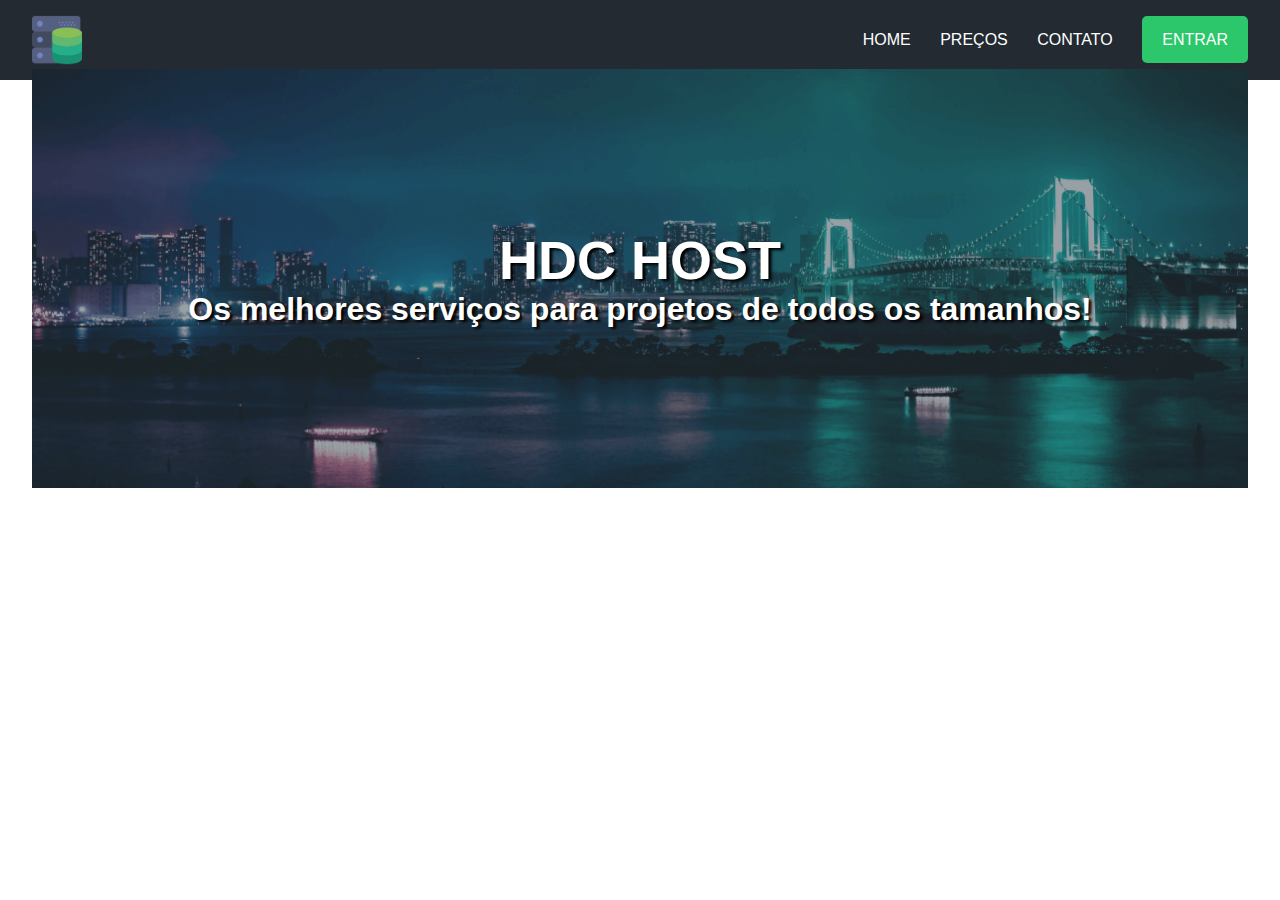
<file: 8_HDC_HOST/index.html>
<!DOCTYPE html>
<html lang="en">
<head>
    <meta charset="UTF-8">
    <meta http-equiv="X-UA-Compatible" content="IE-edge">
    <meta name="viewport" content="width=device-width, initial-scale=1.0">
    <title>HDC Host</title>
    <!-- Ícones -->
    <link 
      rel="stylesheet" 
      href="https://cdnjs.cloudflare.com/ajax/libs/font-awesome/6.7.2/css/all.min.css" 
      integrity="sha512-Evv84Mr4kqVGRNSgIGL/F/aIDqQb7xQ2vcrdIwxfjThSH8CSR7PBEakCr51Ck+w+/U6swU2Im1vVX0SVk9ABhg==" 
      crossorigin="anonymous" 
      referrerpolicy="no-referrer" 
    />
    <!-- Estilos -->
    <link rel="stylesheet" href="CSS/styles.css">
</head>
<body>
   <div class="container">
        <div class="navbar-container">
            <nav>
                <a href="#">
                    <img src="img/hdchostlogo.png" alt="HDC Host" class="logo" />
                </a>
                <ul class="navbar-items">
                    <li>
                        <a href="#">Home</a>
                    </li>
                    <li>
                        <a href="#">Preços</a>
                    </li>
                    <li>
                        <a href="#">Contato</a>
                    </li>
                    <li>
                        <a href="#" class="default-btn">Entrar</a>
                    </li>
                </ul>
            </nav>
            <main>
                <div class="main-banner">
                    <h1>HDC HOST</h1>
                    <p>Os melhores serviços para projetos de todos os tamanhos!</p>
                </div>
            </main>
        </div>
   </div>
</body>
</html>
</file>
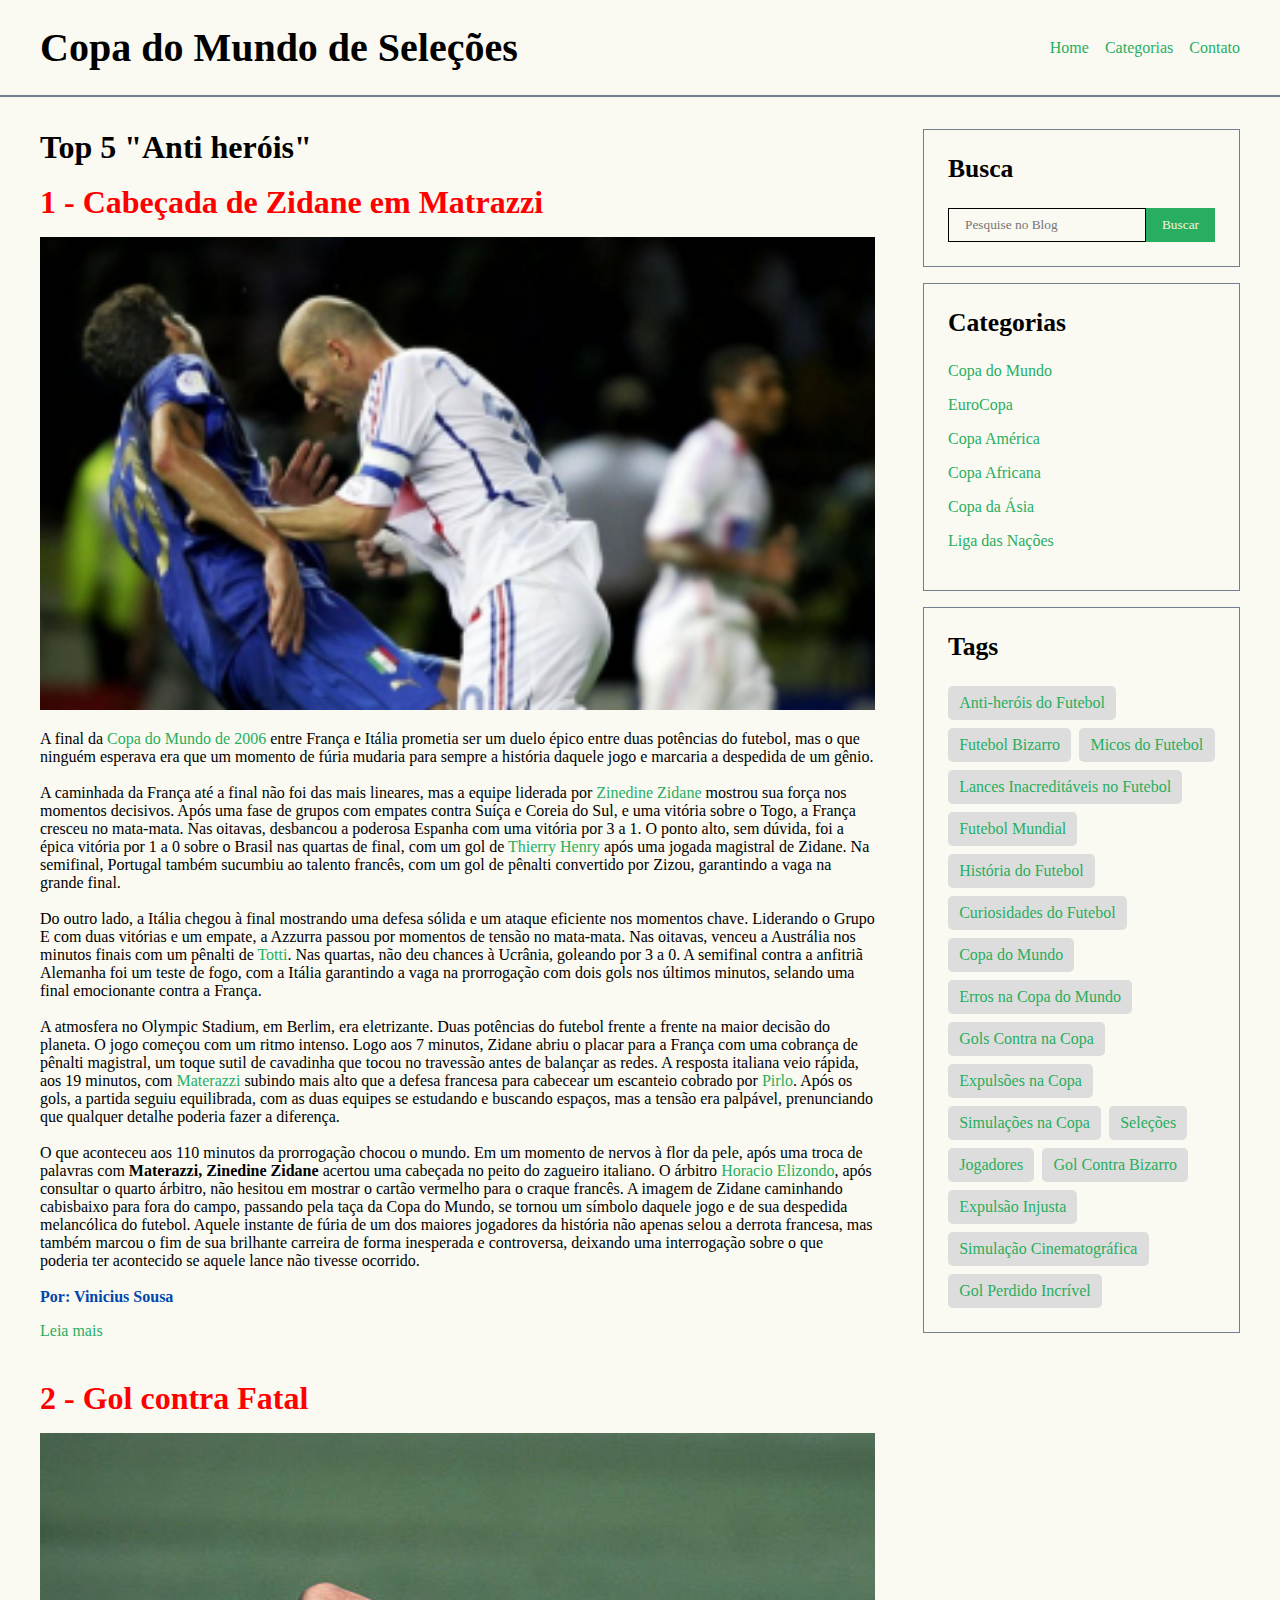
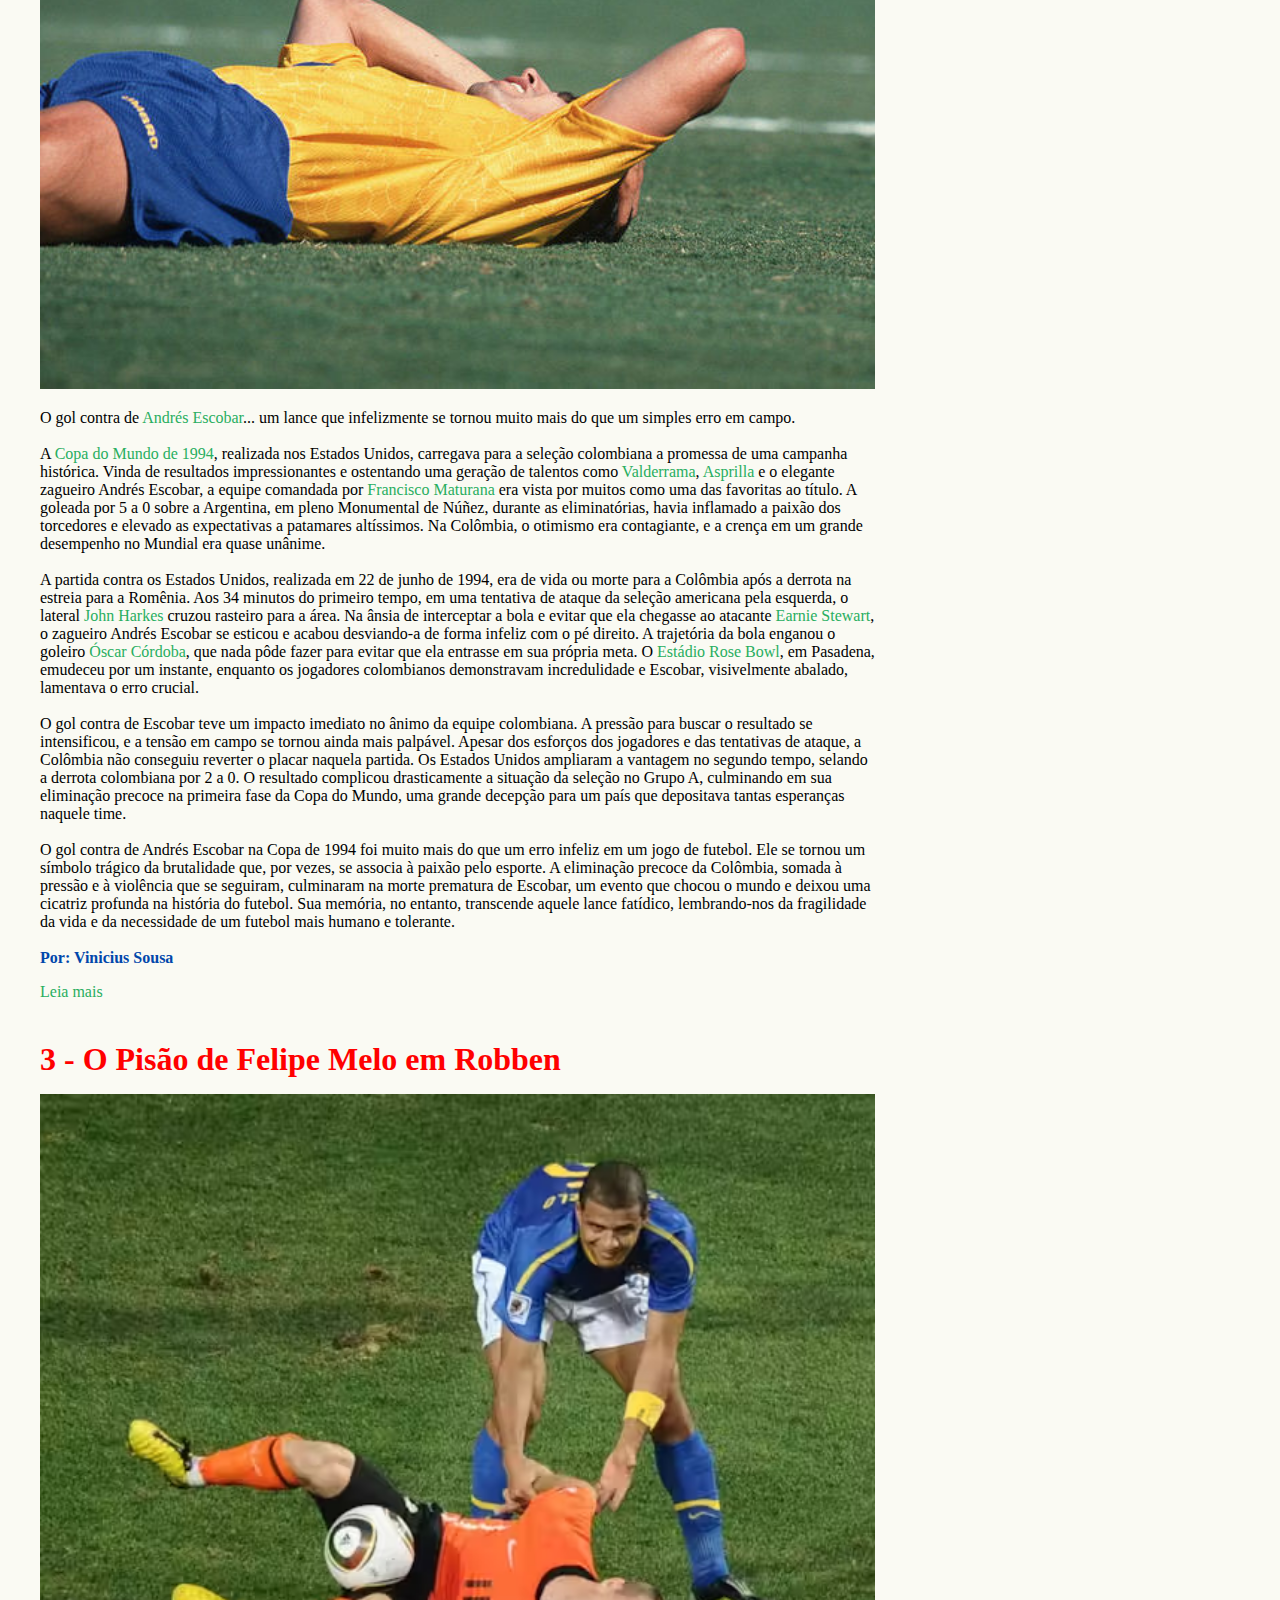
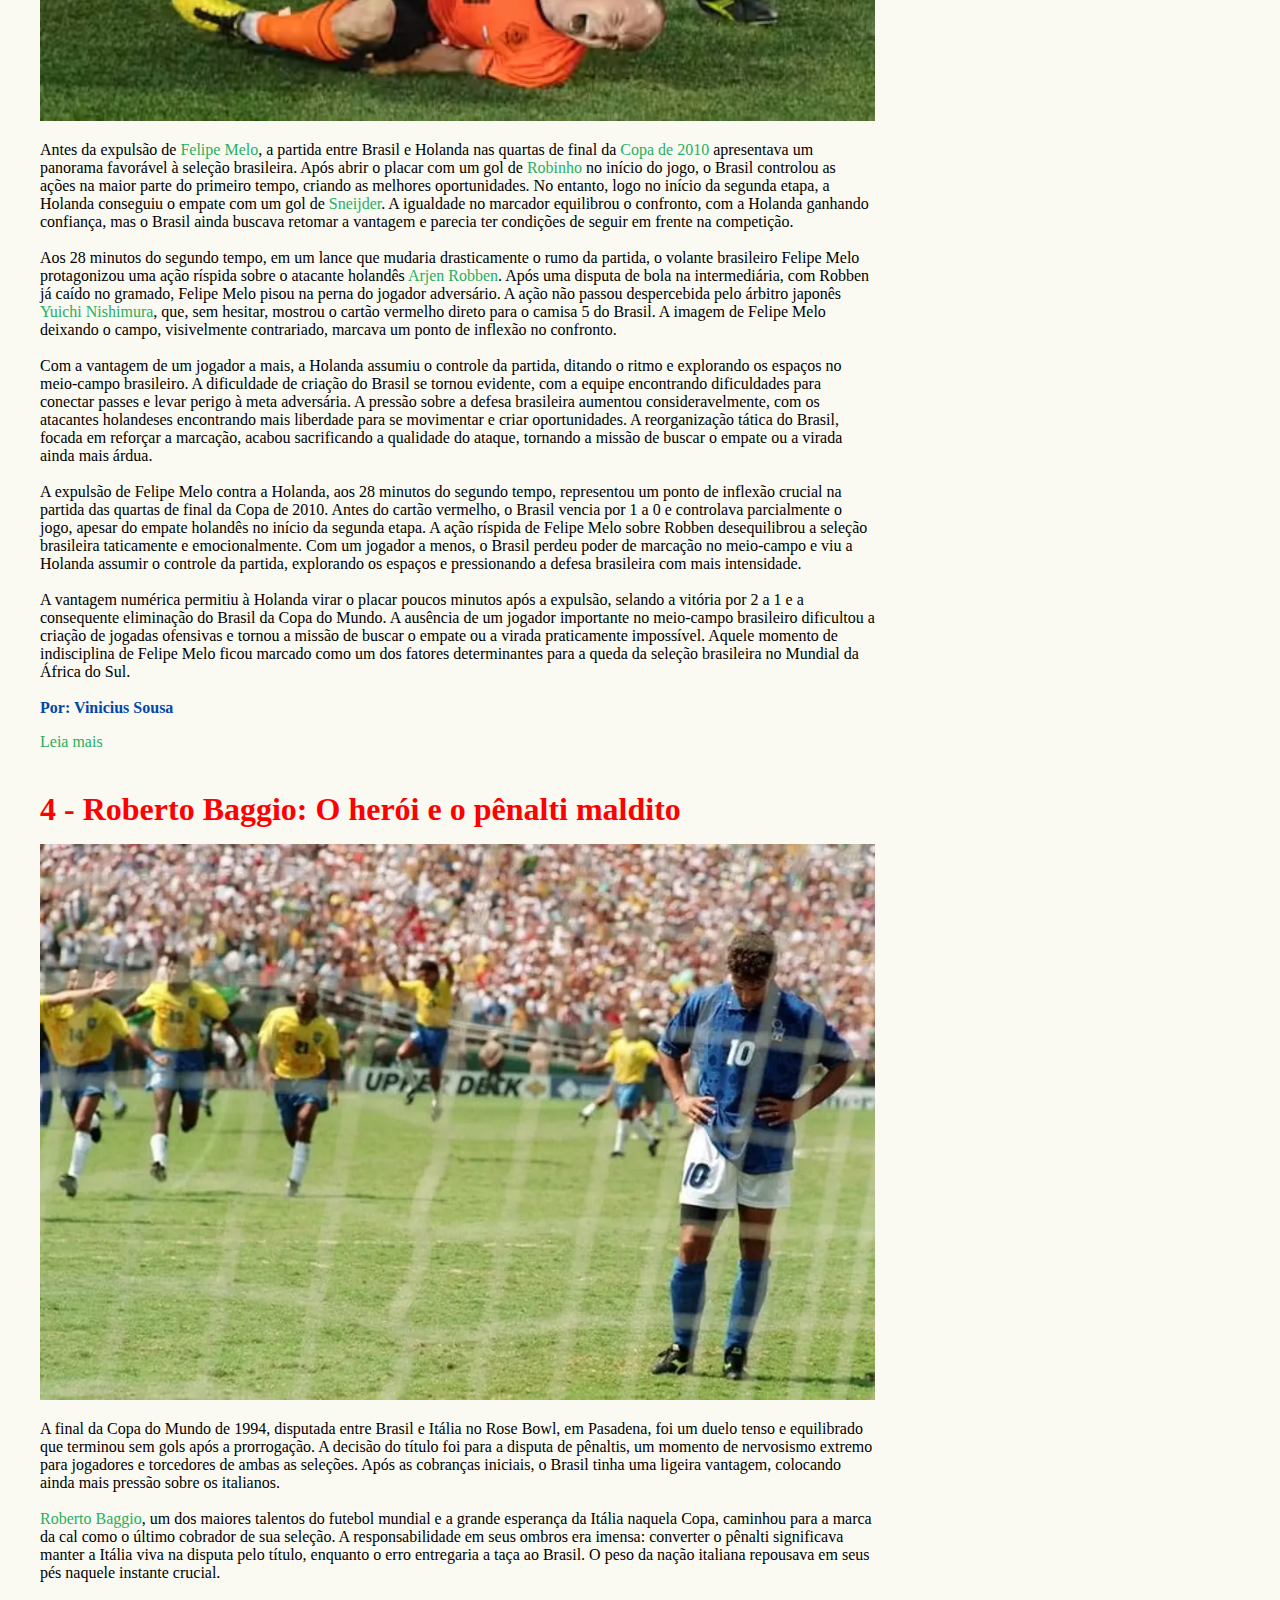
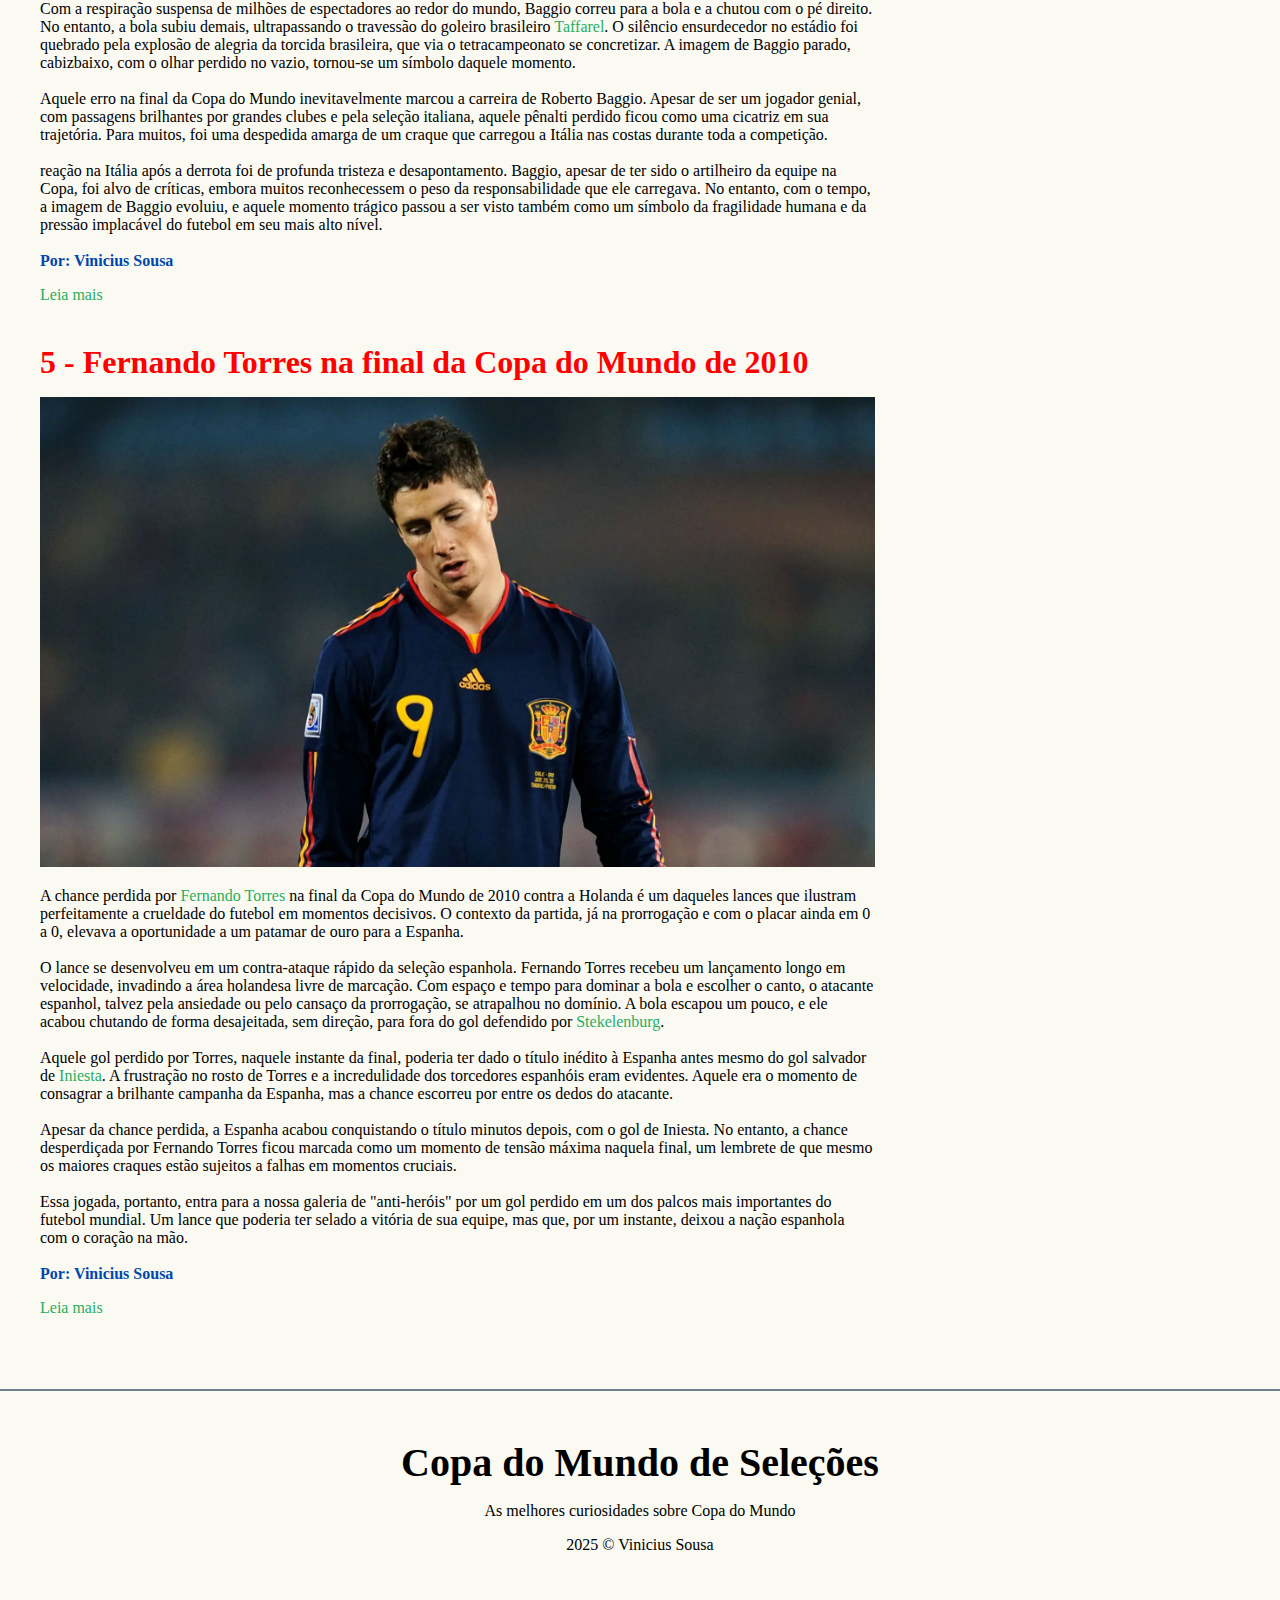
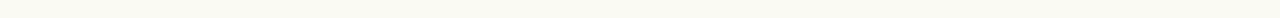
<file: EXTEND_BLOG/index.html>
<!DOCTYPE html>
<html lang="en">
<head>
    <meta charset="UTF-8">
    <meta http-equiv="X-UA-Compatible" content="IE=edge" />
    <meta name="viewport" content="width=device-width, initial-scale=1.0">
    <link rel="stylesheet" href="CSS/styles.css">
    <title>Os "Anti-heróis" da Copa do Mundo</title>
</head>
<body>
  <nav id="navbar">
    <div id="navbar-inner">
      <h2>Copa do Mundo de Seleções</h2>
        <ul id="nav-links">
          <li><a href="#">Home</a></li>
          <li><a href="#">Categorias</a></li>
          <li><a href="#">Contato</a></li>
        </ul>
    </div>
  </nav>
  <div class="container">
    <main id="posts-container">
        <h1>Top 5 "Anti heróis"</h1><br>
        <article class="post">
            <h2 class="title">1 - Cabeçada de Zidane em Matrazzi</h2>
            <img src="img/zidane.jpeg" alt="Cabeçada de Zidane">
            <p>A final da <a href="https://pt.wikipedia.org/wiki/Copa_do_Mundo_FIFA_de_2006" target="_blank">Copa do Mundo de 2006</a> entre França e Itália prometia ser um duelo épico entre duas potências do futebol, mas o que ninguém esperava era que um momento de fúria mudaria para sempre a história daquele jogo e marcaria a despedida de um gênio.</p><br>
            <p>A caminhada da França até a final não foi das mais lineares, mas a equipe liderada por <a href="https://pt.wikipedia.org/wiki/Zin%C3%A9dine_Zidane" target="_blank">Zinedine Zidane</a> mostrou sua força nos momentos decisivos. Após uma fase de grupos com empates contra Suíça e Coreia do Sul, e uma vitória sobre o Togo, a França cresceu no mata-mata. Nas oitavas, desbancou a poderosa Espanha com uma vitória por 3 a 1. O ponto alto, sem dúvida, foi a épica vitória por 1 a 0 sobre o Brasil nas quartas de final, com um gol de <a href="https://pt.wikipedia.org/wiki/Thierry_Henry" target="_blank">Thierry Henry</a> após uma jogada magistral de Zidane. Na semifinal, Portugal também sucumbiu ao talento francês, com um gol de pênalti convertido por Zizou, garantindo a vaga na grande final.</p><br>
            <p>Do outro lado, a Itália chegou à final mostrando uma defesa sólida e um ataque eficiente nos momentos chave. Liderando o Grupo E com duas vitórias e um empate, a Azzurra passou por momentos de tensão no mata-mata. Nas oitavas, venceu a Austrália nos minutos finais com um pênalti de <a href="https://pt.wikipedia.org/wiki/Francesco_Totti" target="_blank">Totti</a>. Nas quartas, não deu chances à Ucrânia, goleando por 3 a 0. A semifinal contra a anfitriã Alemanha foi um teste de fogo, com a Itália garantindo a vaga na prorrogação com dois gols nos últimos minutos, selando uma final emocionante contra a França.</p><br>
            <p>A atmosfera no Olympic Stadium, em Berlim, era eletrizante. Duas potências do futebol frente a frente na maior decisão do planeta. O jogo começou com um ritmo intenso. Logo aos 7 minutos, Zidane abriu o placar para a França com uma cobrança de pênalti magistral, um toque sutil de cavadinha que tocou no travessão antes de balançar as redes. A resposta italiana veio rápida, aos 19 minutos, com <a href="https://pt.wikipedia.org/wiki/Marco_Materazzi">Materazzi</a> subindo mais alto que a defesa francesa para cabecear um escanteio cobrado por <a href="https://pt.wikipedia.org/wiki/Andrea_Pirlo" target="_blank">Pirlo</a>. Após os gols, a partida seguiu equilibrada, com as duas equipes se estudando e buscando espaços, mas a tensão era palpável, prenunciando que qualquer detalhe poderia fazer a diferença.</p><br>
            <p>O que aconteceu aos 110 minutos da prorrogação chocou o mundo. Em um momento de nervos à flor da pele, após uma troca de palavras com <strong>Materazzi, Zinedine Zidane</strong> acertou uma cabeçada no peito do zagueiro italiano. O árbitro <a href="https://pt.wikipedia.org/wiki/Horacio_Elizondo" target="_blank">Horacio Elizondo</a>, após consultar o quarto árbitro, não hesitou em mostrar o cartão vermelho para o craque francês. A imagem de Zidane caminhando cabisbaixo para fora do campo, passando pela taça da Copa do Mundo, se tornou um símbolo daquele jogo e de sua despedida melancólica do futebol. Aquele instante de fúria de um dos maiores jogadores da história não apenas selou a derrota francesa, mas também marcou o fim de sua brilhante carreira de forma inesperada e controversa, deixando uma interrogação sobre o que poderia ter acontecido se aquele lance não tivesse ocorrido.</p><br>
            <p class="author">Por: Vinicius Sousa</p>
            <a href="#">Leia mais</a>
        </article>
        <article class="post">
            <h2 class="title">2 - Gol contra Fatal</h2>
            <img src="img/escobar.jpg" alt="Escobar deitado no gramado se lamentando">
            <p>O gol contra de <a href="https://pt.wikipedia.org/wiki/Andr%C3%A9s_Escobar" target="_blank">Andrés Escobar</a>... um lance que infelizmente se tornou muito mais do que um simples erro em campo.</p><br>
            <p>A <a href="https://pt.wikipedia.org/wiki/Copa_do_Mundo_FIFA_de_1994" target="_blank">Copa do Mundo de 1994</a>, realizada nos Estados Unidos, carregava para a seleção colombiana a promessa de uma campanha histórica. Vinda de resultados impressionantes e ostentando uma geração de talentos como <a href="https://pt.wikipedia.org/wiki/Carlos_Valderrama" target="_blank">Valderrama</a>, <a href="https://pt.wikipedia.org/wiki/Faustino_Asprilla" target="_blank">Asprilla</a> e o elegante zagueiro Andrés Escobar, a equipe comandada por <a href="https://pt.wikipedia.org/wiki/Francisco_Maturana" target="_blank">Francisco Maturana</a> era vista por muitos como uma das favoritas ao título. A goleada por 5 a 0 sobre a Argentina, em pleno Monumental de Núñez, durante as eliminatórias, havia inflamado a paixão dos torcedores e elevado as expectativas a patamares altíssimos. Na Colômbia, o otimismo era contagiante, e a crença em um grande desempenho no Mundial era quase unânime.</p><br>
            <p>A partida contra os Estados Unidos, realizada em 22 de junho de 1994, era de vida ou morte para a Colômbia após a derrota na estreia para a Romênia. Aos 34 minutos do primeiro tempo, em uma tentativa de ataque da seleção americana pela esquerda, o lateral <a href="https://pt.wikipedia.org/wiki/John_Harkes" target="_blank">John Harkes</a> cruzou rasteiro para a área. Na ânsia de interceptar a bola e evitar que ela chegasse ao atacante <a href="https://pt.wikipedia.org/wiki/Earnie_Stewart" target="_blank">Earnie Stewart</a>, o zagueiro Andrés Escobar se esticou e acabou desviando-a de forma infeliz com o pé direito. A trajetória da bola enganou o goleiro <a href="https://pt.wikipedia.org/wiki/%C3%93scar_C%C3%B3rdoba" target="_blank">Óscar Córdoba</a>, que nada pôde fazer para evitar que ela entrasse em sua própria meta. O <a href="https://pt.wikipedia.org/wiki/Rose_Bowl" target="_blank">Estádio Rose Bowl</a>, em Pasadena, emudeceu por um instante, enquanto os jogadores colombianos demonstravam incredulidade e Escobar, visivelmente abalado, lamentava o erro crucial.</p><br>
            <p>O gol contra de Escobar teve um impacto imediato no ânimo da equipe colombiana. A pressão para buscar o resultado se intensificou, e a tensão em campo se tornou ainda mais palpável. Apesar dos esforços dos jogadores e das tentativas de ataque, a Colômbia não conseguiu reverter o placar naquela partida. Os Estados Unidos ampliaram a vantagem no segundo tempo, selando a derrota colombiana por 2 a 0. O resultado complicou drasticamente a situação da seleção no Grupo A, culminando em sua eliminação precoce na primeira fase da Copa do Mundo, uma grande decepção para um país que depositava tantas esperanças naquele time.</p><br>
            <p>O gol contra de Andrés Escobar na Copa de 1994 foi muito mais do que um erro infeliz em um jogo de futebol. Ele se tornou um símbolo trágico da brutalidade que, por vezes, se associa à paixão pelo esporte. A eliminação precoce da Colômbia, somada à pressão e à violência que se seguiram, culminaram na morte prematura de Escobar, um evento que chocou o mundo e deixou uma cicatriz profunda na história do futebol. Sua memória, no entanto, transcende aquele lance fatídico, lembrando-nos da fragilidade da vida e da necessidade de um futebol mais humano e tolerante.</p><br>
            <p class="author">Por: Vinicius Sousa</p>
            <a href="#">Leia mais</a>
        </article>
        <article class="post">
            <h2 class="title">3 - O Pisão de Felipe Melo em Robben</h2>
            <img src="img/melo.avif" alt="Felipe Melo pisando em Robben">
            <p>Antes da expulsão de <a href="https://pt.wikipedia.org/wiki/Felipe_Melo" target="_blank">Felipe Melo</a>, a partida entre Brasil e Holanda nas quartas de final da <a href="https://pt.wikipedia.org/wiki/Copa_do_Mundo_FIFA_de_2010" target="_blank">Copa de 2010</a> apresentava um panorama favorável à seleção brasileira. Após abrir o placar com um gol de <a href="https://pt.wikipedia.org/wiki/Robinho" target="_blank">Robinho</a> no início do jogo, o Brasil controlou as ações na maior parte do primeiro tempo, criando as melhores oportunidades. No entanto, logo no início da segunda etapa, a Holanda conseguiu o empate com um gol de <a href="https://pt.wikipedia.org/wiki/Wesley_Sneijder" target="_blank">Sneijder</a>. A igualdade no marcador equilibrou o confronto, com a Holanda ganhando confiança, mas o Brasil ainda buscava retomar a vantagem e parecia ter condições de seguir em frente na competição.</p><br>
            <p>Aos 28 minutos do segundo tempo, em um lance que mudaria drasticamente o rumo da partida, o volante brasileiro Felipe Melo protagonizou uma ação ríspida sobre o atacante holandês <a href="https://pt.wikipedia.org/wiki/Arjen_Robben" target="_blank">Arjen Robben</a>. Após uma disputa de bola na intermediária, com Robben já caído no gramado, Felipe Melo pisou na perna do jogador adversário. A ação não passou despercebida pelo árbitro japonês <a href="https://pt.wikipedia.org/wiki/Yuichi_Nishimura" target="_blank">Yuichi Nishimura</a>, que, sem hesitar, mostrou o cartão vermelho direto para o camisa 5 do Brasil. A imagem de Felipe Melo deixando o campo, visivelmente contrariado, marcava um ponto de inflexão no confronto.</p><br>
            <p>Com a vantagem de um jogador a mais, a Holanda assumiu o controle da partida, ditando o ritmo e explorando os espaços no meio-campo brasileiro. A dificuldade de criação do Brasil se tornou evidente, com a equipe encontrando dificuldades para conectar passes e levar perigo à meta adversária. A pressão sobre a defesa brasileira aumentou consideravelmente, com os atacantes holandeses encontrando mais liberdade para se movimentar e criar oportunidades. A reorganização tática do Brasil, focada em reforçar a marcação, acabou sacrificando a qualidade do ataque, tornando a missão de buscar o empate ou a virada ainda mais árdua.</p><br>
            <p>A expulsão de Felipe Melo contra a Holanda, aos 28 minutos do segundo tempo, representou um ponto de inflexão crucial na partida das quartas de final da Copa de 2010. Antes do cartão vermelho, o Brasil vencia por 1 a 0 e controlava parcialmente o jogo, apesar do empate holandês no início da segunda etapa. A ação ríspida de Felipe Melo sobre Robben desequilibrou a seleção brasileira taticamente e emocionalmente. Com um jogador a menos, o Brasil perdeu poder de marcação no meio-campo e viu a Holanda assumir o controle da partida, explorando os espaços e pressionando a defesa brasileira com mais intensidade.</p><br>
            <p>A vantagem numérica permitiu à Holanda virar o placar poucos minutos após a expulsão, selando a vitória por 2 a 1 e a consequente eliminação do Brasil da Copa do Mundo. A ausência de um jogador importante no meio-campo brasileiro dificultou a criação de jogadas ofensivas e tornou a missão de buscar o empate ou a virada praticamente impossível. Aquele momento de indisciplina de Felipe Melo ficou marcado como um dos fatores determinantes para a queda da seleção brasileira no Mundial da África do Sul.</p><br>
            <p class="author">Por: Vinicius Sousa</p>
            <a href="#">Leia mais</a>
        </article>
        <article class="post">
            <h2 class="title">4 - Roberto Baggio: O herói e o pênalti maldito</h2>
            <img src="img/baggio.webp" alt="roberto Baggio desolado após perder o pênalti">
            <p>A final da Copa do Mundo de 1994, disputada entre Brasil e Itália no Rose Bowl, em Pasadena, foi um duelo tenso e equilibrado que terminou sem gols após a prorrogação. A decisão do título foi para a disputa de pênaltis, um momento de nervosismo extremo para jogadores e torcedores de ambas as seleções. Após as cobranças iniciais, o Brasil tinha uma ligeira vantagem, colocando ainda mais pressão sobre os italianos.</p><br>
            <p><a href="https://pt.wikipedia.org/wiki/Roberto_Baggio" target="_blank">Roberto Baggio</a>, um dos maiores talentos do futebol mundial e a grande esperança da Itália naquela Copa, caminhou para a marca da cal como o último cobrador de sua seleção. A responsabilidade em seus ombros era imensa: converter o pênalti significava manter a Itália viva na disputa pelo título, enquanto o erro entregaria a taça ao Brasil. O peso da nação italiana repousava em seus pés naquele instante crucial.</p><br>
            <p>Com a respiração suspensa de milhões de espectadores ao redor do mundo, Baggio correu para a bola e a chutou com o pé direito. No entanto, a bola subiu demais, ultrapassando o travessão do goleiro brasileiro <a href="https://pt.wikipedia.org/wiki/Taffarel" target="_blank">Taffarel</a>. O silêncio ensurdecedor no estádio foi quebrado pela explosão de alegria da torcida brasileira, que via o tetracampeonato se concretizar. A imagem de Baggio parado, cabizbaixo, com o olhar perdido no vazio, tornou-se um símbolo daquele momento.</p><br>
            <p>Aquele erro na final da Copa do Mundo inevitavelmente marcou a carreira de Roberto Baggio. Apesar de ser um jogador genial, com passagens brilhantes por grandes clubes e pela seleção italiana, aquele pênalti perdido ficou como uma cicatriz em sua trajetória. Para muitos, foi uma despedida amarga de um craque que carregou a Itália nas costas durante toda a competição.</p><br>
            <p> reação na Itália após a derrota foi de profunda tristeza e desapontamento. Baggio, apesar de ter sido o artilheiro da equipe na Copa, foi alvo de críticas, embora muitos reconhecessem o peso da responsabilidade que ele carregava. No entanto, com o tempo, a imagem de Baggio evoluiu, e aquele momento trágico passou a ser visto também como um símbolo da fragilidade humana e da pressão implacável do futebol em seu mais alto nível.</p><br>
            <p class="author">Por: Vinicius Sousa</p>
            <a href="#">Leia mais</a>
        </article>
        <article class="post">
            <h2 class="title">5 - Fernando Torres na final da Copa do Mundo de 2010</h2>
            <img src="img/torres.jpg.webp" alt="Fernando Torres cabizbaixo">
            <p>A chance perdida por <a href="https://pt.wikipedia.org/wiki/Fernando_Torres" target="_blank">Fernando Torres</a> na final da Copa do Mundo de 2010 contra a Holanda é um daqueles lances que ilustram perfeitamente a crueldade do futebol em momentos decisivos. O contexto da partida, já na prorrogação e com o placar ainda em 0 a 0, elevava a oportunidade a um patamar de ouro para a Espanha.</p><br>
            <p>O lance se desenvolveu em um contra-ataque rápido da seleção espanhola. Fernando Torres recebeu um lançamento longo em velocidade, invadindo a área holandesa livre de marcação. Com espaço e tempo para dominar a bola e escolher o canto, o atacante espanhol, talvez pela ansiedade ou pelo cansaço da prorrogação, se atrapalhou no domínio. A bola escapou um pouco, e ele acabou chutando de forma desajeitada, sem direção, para fora do gol defendido por <a href="http://pt.wikipedia.org/wiki/Maarten_Stekelenburg" target="_blank">Stekelenburg</a>.</p><br>
            <p>Aquele gol perdido por Torres, naquele instante da final, poderia ter dado o título inédito à Espanha antes mesmo do gol salvador de <a href="https://pt.wikipedia.org/wiki/Andr%C3%A9s_Iniesta" target="_blank">Iniesta</a>. A frustração no rosto de Torres e a incredulidade dos torcedores espanhóis eram evidentes. Aquele era o momento de consagrar a brilhante campanha da Espanha, mas a chance escorreu por entre os dedos do atacante.</p><br>
            <p>Apesar da chance perdida, a Espanha acabou conquistando o título minutos depois, com o gol de Iniesta. No entanto, a chance desperdiçada por Fernando Torres ficou marcada como um momento de tensão máxima naquela final, um lembrete de que mesmo os maiores craques estão sujeitos a falhas em momentos cruciais.</p><br>
            <p>Essa jogada, portanto, entra para a nossa galeria de "anti-heróis" por um gol perdido em um dos palcos mais importantes do futebol mundial. Um lance que poderia ter selado a vitória de sua equipe, mas que, por um instante, deixou a nação espanhola com o coração na mão.</p><br>
            <p class="author">Por: Vinicius Sousa</p>
            <a href="#">Leia mais</a>
        </article>
    </main>
    <aside id="sidebar">
        <section id="search-bar">
            <h4>Busca</h4>
            <form>
                <input type="text" placeholder="Pesquise no Blog" />
                <input type="submit" value="Buscar" />
            </form>
        </section>
        <section id="categories">
            <h4>Categorias</h4>
            <nav>
                <ul>
                    <li><a href="#">Copa do Mundo</a></li>
                    <li><a href="#">EuroCopa</a></li>
                    <li><a href="#">Copa América</a></li>
                    <li><a href="#">Copa Africana</a></li>
                    <li><a href="#">Copa da Ásia</a></li>
                    <li><a href="#">Liga das Nações</a></li>
                </ul>
            </nav>
        </section>
        <section id="tags">
            <h4>Tags</h4>
            <div id="tags-container">
                <a href="#">Anti-heróis do Futebol</a>
                <a href="#">Futebol Bizarro</a>
                <a href="#">Micos do Futebol</a>
                <a href="#">Lances Inacreditáveis no Futebol</a>
                <a href="#">Futebol Mundial</a>
                <a href="#">História do Futebol</a>
                <a href="#">Curiosidades do Futebol</a>
                <a href="#">Copa do Mundo</a>
                <a href="#">Erros na Copa do Mundo</a>
                <a href="#">Gols Contra na Copa</a>
                <a href="#">Expulsões na Copa</a>
                <a href="#">Simulações na Copa</a>
                <a href="#">Seleções</a>
                <a href="#">Jogadores</a>
                <a href="#">Gol Contra Bizarro</a>
                <a href="#">Expulsão Injusta</a>
                <a href="#">Simulação Cinematográfica</a>
                <a href="#">Gol Perdido Incrível</a>
            </div>
        </section>
    </aside>
  </div>
  <footer id="footer">
    <h2>Copa do Mundo de Seleções</h2>
    <p>As melhores curiosidades sobre Copa do Mundo</p>
    <p>2025 &copy; Vinicius Sousa</p>
  </footer>
</body>
</html>
</file>
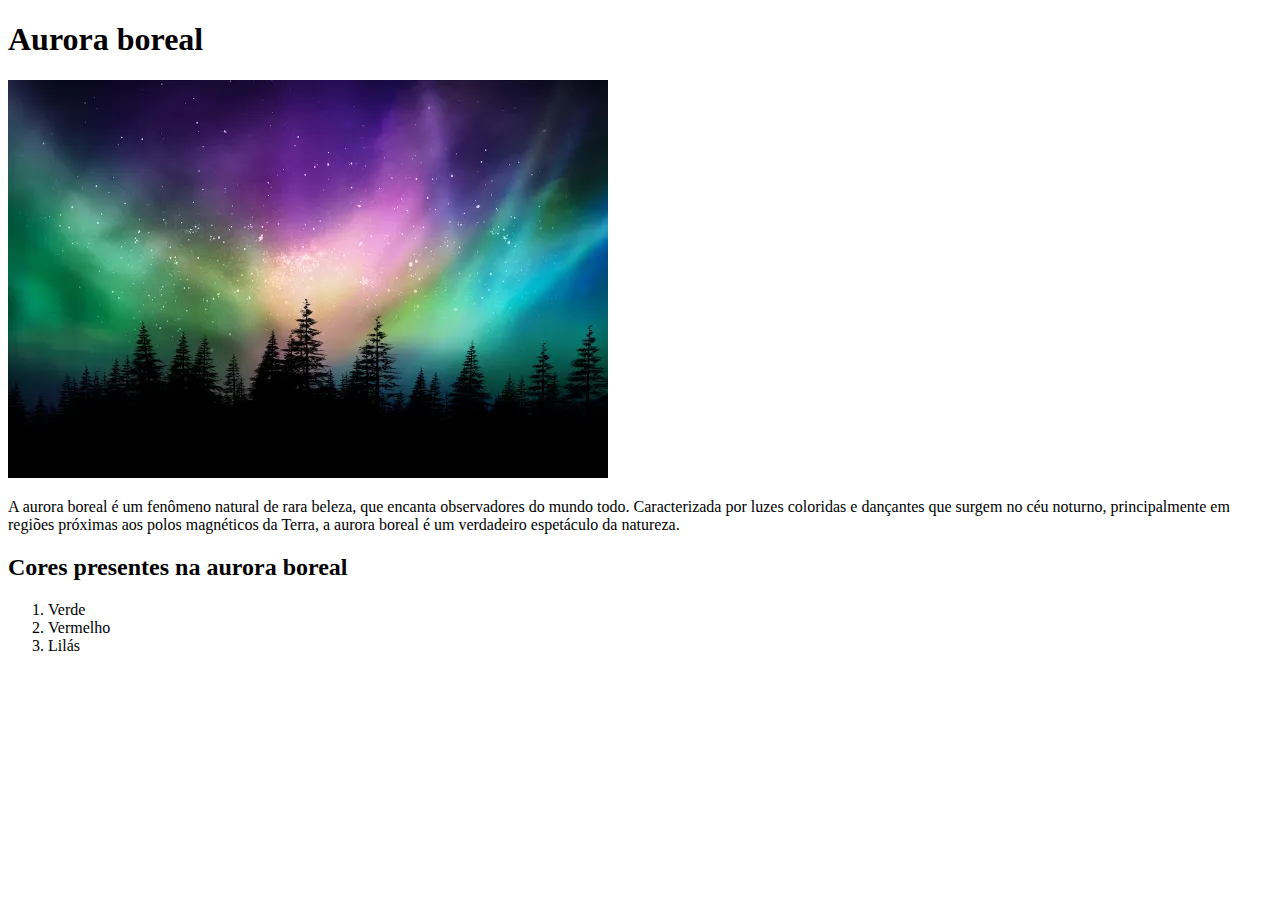
<file: 2_HTML/desafio_1/index.html>
<!DOCTYPE html>
<html lang="pt-br">
<head>
    <meta charset="UTF-8">
    <meta name="viewport" content="width=device-width, initial-scale=1.0">
    <title>Aurora boreal</title>
</head>
<body>
    <h1>Aurora boreal</h1>
    <img src="image/aurora-boreal.png" alt="Aurora boreal um espetáculo de luzes no céu">
    <p>A aurora boreal é um fenômeno natural de rara beleza, que encanta observadores do mundo todo. Caracterizada por luzes coloridas e dançantes que surgem no céu noturno, principalmente em regiões próximas aos polos magnéticos da Terra, a aurora boreal é um verdadeiro espetáculo da natureza.</p>

    <h2>Cores  presentes na aurora boreal</h2>
    <ol>
        <li>Verde</li>
        <li>Vermelho</li>
        <li>Lilás</li>
    </ol>
</body>
</html>
</file>
<file: 10_CLONE_HOME_INSTA/css/styles.css>
h1 {
    color: red;
}
</file>
<file: 3_CSS/css/style.css>
/* 4 - External */
body {
    padding-bottom: 15px;
}

h3 {
    color: green;
}

/* p {
    color: blueviolet;
} */

/* Algum comentário */
/* mais um comentário */
/* terceiro comntário */

/* classes  */
.paragraph {
    background-color: #000;
    color: aqua;
    padding: 5px;
}

/* ids */
#exclusive-title {
    background-color: purple;
    color: yellow;
    padding: 10px;
    font-size: 40px;
}

/* ordem das regras */
h2 {
    border-bottom: 2px solid red;
}

.titulo {
    border-bottom: 3px solid blue;
}

#algum-titulo {
    border-bottom: 4px solid green;
}

/* Nome de cores */
.color-name {
    color:crimson
}

/* Hex */
.hex {
    color: #55a398;
}

.hex-2 {
    color: #12ebff;
}

/* Aprofundando em Hex */
.simple-hex {
    color: #333;
}

.simple-hex-2 {
    color: #a5f;
}

/* RGB */
.rgb {
    color: rgb(255, 0, 0);
}

.mixed-rgb {
    color: rgb(199, 21, 47);
}

/* RGBA */
.rgba {
    color: rgba(100, 199, 45, .5);
}

/* HSL */
.hsl {
    color: hsl(100, 20%, 50%);
}

.hsl-2 {
    color: hsl(201, 44%, 69%);
}

/* Background */

.bg {
    background-color: #000;
    color: yellow;
}

.bg-2 {
    background-color: rgb(200, 20, 40);
    color: #00eaff;
}

/* Background opacity */
.bg-opacity {
    background-color: green;
    opacity: .2;
}

.bg-opacity-2 {
    background-color: #999;
    color: #000;
    opacity: .8;
}

/* RGBA com opacidade */
.rgba-opacity {
    background-color: rgba(90, 120, 20, .2);
    color: #000;
}

/* BG image */

.bg-image {
    background-image: url("../img/nature.jpg");
    padding: 10px;
    color: white;
}

/* Centralizando bg image */
.not-centered-bg, 
.centered-bg {
    height: 400px;
    width: 400px;
    background-image: url("../img/bridge.jpg");
}

.centered-bg {
    background-position: center;
    background-size: cover;
}

/* largura e altura */
.height-width {
    height: 200px;
    width: 100px;
    background-color: red;
}

.height-width-2 {
    height: 300px;
    background-color: #333;
}

/* Padding */
.without-padding,
.padding {
    background-color: #111;
    color: #fff;
}

.padding {
    background-color: #333;
    padding: 20px;
}

/* padding individual */
.padding-individual {
    background-color: #222;
    color: #fff;
    padding-top: 5px;
    padding-left: 10px;
    padding-right: 20px;
    padding-bottom: 40px;
}

/* Shorthand padding */
.shorthand-padding {
    background-color: #444;
    padding: 6px 12px 18px 24px;
}

.shorthand-padding {
    background-color: #555;
    padding: 10px 20px;
}

/* Padding com Width */
.without-border-box {
    background-color: #444;
    color: #fff;
    width: 400px;
    padding: 50px;
}

.border-box {
    background-color: #666;
    color: #fff;
    width: 400px;
    padding: 50px;
    box-sizing: border-box;
}

/* Border */
.border {
    border: 5px solid red;
    padding: 10px;
}

.border-2 {
    border: 2px dotted #456;
    padding: 20px;
}

/* Borda individual */
.border-left {
    border-left: 3px solid red;
    background-color: #222;
    padding: 25px;
}

.border-bottom {
    border-bottom: 5px double #299;
    background-color: #222;
    padding: 20px;
}

/* Borda arredondada */
.rounded-p {
    border: 4px solid blue;
    background-color: #000;
    color: blue;
    padding: 15px;
    border-radius: 15px;
}

.rounded-p-2 {
    background-color: #000;
    color: blue;
    padding: 15px;
    border-radius: 25px;
}

/* margem */
.margin {
    margin: 10px;
    background-color: #222;
}

.margin-top {
    margin-top: 50px;
    background-color: #444;
    padding: 10px;
}

.margin-shorthand {
    background-color: #666;
    margin: 5px 10px 15px 20px;
}

/* Box model */
.box-model {
    margin: 20px;
    padding: 15px 25px;
    border: 3px solid #845;
    border-radius: 7px;
    width: 200px;
    height: 400px;
}

/* Desafio 3 */
#box-model-challenge {
    margin: 15px;
    padding: 15px;
    border: 5px solid #459;
    outline: 5px solid #952;
    background-color: #123;
}

.challenge-title {
    background-color: #000;
    color: #fff;
    border: none;
}

/* Text align */
.text-aligned {
    text-align: right;
}

.container-center {
    text-align: center;
    width: 300px;
    border: 1px solid red;
}

/* Text decoration */
.underline {
    text-decoration: underline;
}

.line-trough {
    text-decoration: line-through;
}

.remove-underline {
    text-decoration: none;
    color: #00eaff;
}

/* Text transform */
.upper {
    text-transform: uppercase;
}

.lower {
    text-transform: lowercase;
}

/* Letter spacing */
.spacing {
    letter-spacing: 5px;
}

/* Fontes */
.serif {
    font-family: Georgia, 'Times New Roman', Times, serif;
}

.sans-serif {
    font-family: Helvetica;
}

.monospace {
    font-family: "Courier New";
}

.cursive {
    font-family: cursive;
}

.fantasy {
    font-family: fantasy;
}

/* Text style */
.italic {
    font-style: italic;
}

.oblique {
    font-style: oblique;
}

/* font weight */
.thin, 
.bold, 
.bolder {
    font-family: Arial, Helvetica, sans-serif;
}

.thin {
    font-weight: 100;
}

.bold {
    font-weight: 600;
}

.bolder {
    font-weight: 900;
}

/* Font size */
.small {
    font-size: 6px;
}

.big {
    font-size: 72px;
}

/* Display */
.inline-box {
    width: 50px;
    height: 50px;
    background-color: #4f8;
    margin: 10px;
    display: inline-block;
}

.block {
    background-color: #333;
    display: block;
    margin: 10px;
}

.invisible {
    display: none;
}

/* static */
.static {
    position: static;
    background-color: #391;
    color: #fff;
    width: 100px;
    height: 100px;
}

/* Relative */
.relative {
    position: relative;
    background-color: #224;
    color: #fff;
    width: 100px;
    height: 100px;
    top: 100px;
    left: 40px;
}

/* Absolute */
.absolute {
    position: absolute;
    background-color: #964;
    color: #fff;
    width: 100px;
    height: 100px;
    top: 2px;
    right: 2px;
}

/* Absolute e relative */
.relative-container {
    width: 300px;
    height: 300px;
    border: 1px solid red;
    margin-top: 120px;
    position: relative;
}

.absolute-1,
.absolute-2 {
    width: 50px;
    height: 50px;
    background-color: #422;
    position: absolute;
}

.absolute-1 {
    top: 10px;
    left: 10px;
}

.absolute-2 {
    bottom: 10px;
    right: 10px;
}

/* fixed */
.fixed {
    width: 100px;
    height: 100px;
    background-color: #851;
    border: 1px solid blue;
    margin-top: 120px;
    position: fixed;
    top: 50px;
    right: 100px;
}

/* sticky */
.sticky {
    width: 100px;
    height: 100px;
    background-color: #994;
    border: 1px solid green;
    margin-top: 120px;
    position: sticky;
    top: 50px;
    right: 100px;
}

/* z index */
.absolute-3,
.absolute-4,
.absolute-5 {
    width: 50px;
    height: 50px;
    background-color: #123;
    position: absolute;
}

.absolute-3 {
    top: 0;
    left: 0;
    z-index: 3;
}

.absolute-4 {
    top: 10px;
    left: 10px;
    background-color: #246;
    z-index: 2;
}

.absolute-5 {
    top: 40px;
    left: 40px;
    background-color: #299;
    z-index: 1;
}
</file>
<file: 3_CSS/css/lists.css>
ul {
    border: 1px solid blue;
    padding: 10px;
}

li {
    color: darkblue;
}
</file>
<file: 3_CSS/css/titles.css>
h4 {
    background-color: aquamarine;
    color: black;
}
</file>
<file: 8_HDC_HOST/CSS/styles.css>
/* Geral */
* {
    margin: 0;
    padding: 0;
    font-family: Helvetica;
    box-sizing: border-box;
}

h1,
h2,
h3 {
    color: #333;
}

p {
    color: #70747a;
}

/* Navbar */
.navbar-container {
    width: 100%;
    height: 80px;
    background-color: #232a31;
    padding: 0 2rem;
}

nav {
    position: relative;
}

.logo {
    width: 50px;
    margin-top: 15px;
}

.navbar-items {
    position: absolute;
    right: 0;
    height: 80px;
    line-height: 80px;
    margin: 0;
    display: inline-block;
}

.navbar-items li {
    display: inline-block;
    text-transform: uppercase;
    margin-left: 25px;
}

.navbar-items a {
    color: #fff;
    text-decoration: none;
    transition: 0.5s;
}

.navbar-items a:hover {
    color: #ccc;
}

.default-btn {
    padding: 15px 20px;
    background-color: #2cc76a;
    border-radius: 5px;
}

.navbar-items .default-btn:hover {
    background-color: #22bb5f;
    color: #fff;
}

/* main banner */
.main-banner {
    background-image: url(../img/mainbanner.png);
    background-size: cover;
    background-position: center;
    padding: 10rem 0;
}

.main-banner h1,
.main-banner p {
    color: #fff;
    text-align: center;
    font-weight: bold;
    text-shadow: #000 3px 2px 3px;
}

.main-banner h1 {
    font-size: 54px;
}

.main-banner p {
    font-size: 32px;
}

/* services */
.services-container {
    padding: 5rem 0;
}

.services-container ul {
    display: flex;
    width: 90%;
    margin: 0 auto;
}

.services-container li {
    flex: 1 1 200px;
    list-style: none;
    text-align: center;
    padding: 20px ;
}

.fas {
    font-size: 60px;
    margin-bottom: 15px;
}

.fa-shield-alt {
    color: #2cc76a;
}

.fa-rocket {
    color: #ef3f29;
}

.fa-comments {
    color: #ef8f29;
}

.services-container h3 {
    margin-bottom: 25px;
}

.services-container p {
    line-height: 24px;
}

/* prices and plans */
.pricing-container {
    padding-bottom: 5rem;
    text-align: center;
}

.pricing-container h2 {
    font-size: 36px;
}

.pricing-container p {
    font-size: 20px;
}

.plans-container {
    display: flex;
    justify-content: space-between;
    width: 90%;
    margin: 50px auto 0;
}

.plan {
    flex: 1;
    max-width: 275px;
    margin: 0 20px;
}

.plan ul {
    padding: 0;
}

.plan li {
    list-style-type: none;
    height: 50px;
    line-height: 50px;
    background-color: #e8e9ea;
    color: #333;
}

.plan .price {
    width: 120px;
    height: 120px;
    border-radius: 50%;
    background-color: #2cc762;
    color: #fff;
    text-align: center;
    line-height: 120px;
    margin: 0 auto -50px;
    font-size: 18px;
    position: relative;
}

.plan .plan-name {
    text-transform: uppercase;
    font-size: 20px;
    font-weight: bold;
    color: #fff;
    background-color: #202b34;
    padding: 50px 0;
}

.plan .plan-btn {
    background-color: #2cc762;
    color: #fff;
    font-size: 24px;
    height: 75px;
    line-height: 75px;
    cursor: pointer;
}

.plan .recommended {
    background-color: #f45c57;
}

/* search domain */
.searchdomain-container {
    background-color: #34454e;
    text-align: center;
    padding: 5rem 0;
}

.searchdomain-container h2 {
    color: #fff;
    font-size: 42px;
    margin-bottom: 15px;
}

.searchdomain-container p {
    color: #d5d5d5;
    font-size: 24px;
    margin-bottom: 25px;
}

.searchdomain-container input {
    display: block;
    border: none;
    border-radius: 5px;
    margin: 0 auto;
}

.searchdomain-container input[type="text"] {
    width: 60%;
    padding: 20px;
    font-size: 20px;
    margin-bottom: 25px;
}

.searchdomain-container input[type="submit"] {
    background-color: #2dc76a;
    padding: 15px 30px;
    color: #fff;
    font-size: 24px;
    cursor: pointer;
    opacity: .8;
}

.searchdomain-container input[type="submit"]:hover {
    opacity: 1;
}

/* contact form */
.contact-container {
    text-align: center;
    padding: 5rem 0 2rem 0;
}

.contact-container h2 {
    font-size: 36px;
    margin-bottom: 15px;
}

.contact-container p {
    font-size: 20px;
    margin-bottom: 40px;
}

.contact-container input,
.contact-container textarea {
    width: 200px;
    padding: 10px 20px;
    font-size: 16px;
    border-radius: 5px;
    border: 1px solid #ccc;
    margin: 0 10px 20px;
}

.contact-container textarea {
    display: block;
    margin: 0 auto 20px;
    width: 470px;
    height: 150px;
}

.contact-container input[type="submit"] {
    display: block;
    margin: 0 auto;
    background-color: #2cc76a;
    color: #fff;
    cursor: pointer;
}

/* footer */
footer {
    text-align: center;
    font-weight: bold;
    margin: 20px 0 100px;
}
</file>
<file: EXTEND_BLOG/CSS/styles.css>
/* geral */
* {
    background-color: #fafaf3;
    padding: 0;
    margin: 0;
    font-family: Georgia, 'Times New Roman', Times, serif;
}

h2 {
    font-size: 2.5rem;
}

ul {
    list-style: none;
}

a {
    text-decoration: none;
    color: #28AE60;
}

a:hover {
    color: #0047AB;
}

/* Navbar */
#navbar {
    padding: 1.5rem 2.5rem;
    border-bottom: 2px solid #708090;
}

#navbar-inner {
    display: flex;
    justify-content: space-between;
    align-items: center;
    max-width: 1200px;
    margin: 0 auto;
}

#nav-links {
    display: flex;
    gap: 1rem;
}

/* conteúdo principal */
.container {
    display: flex;
    padding: 2rem 2.5rem;
    gap: 3rem;
    max-width: 1200px;
    margin: 0 auto;
}

#posts-container {
    flex: 3 1 0;
}

.post {
    margin-bottom: 2.5rem;
}

.post img {
    width: 100%;
    margin-bottom: 1rem;
}

.title,
.description,
.author {
    margin-bottom: 1rem;
}

.title {
    font-size: 2rem;
    color: #FF0000;
}

.author {
    color: #0047AB;
    font-weight: bold;
}

/* Barra lateral */
#sidebar {
    flex: 1 1 0;
}

#search-bar,
#categories,
#tags {
    padding: 1.5rem;
    border: 1px solid #708090;
    margin-bottom: 1rem;
}

#search-bar h4,
#categories h4,
#tags h4 {
    color: #000000;
    margin-bottom: 1.5rem;
    font-size: 1.6rem;
}

#search-bar form {
    display: flex;
}

#search-bar input {
    padding: 0.5rem 1rem;
    border: 1px solid #000000;
}

#search-bar input[type="submit"] {
    cursor: pointer;
    background-color: #28AE60;
    color: #F5F5DC;
    border: none;
}

#categories li {
    margin-bottom: 1rem;
}

#tags-container {
    display: flex;
    flex-wrap: wrap;
    gap: .5rem;
}

#tags-container a {
    background-color: #ddd;
    padding: 0.5rem 0.7rem;
    border-radius: 0.3rem;
}

/* rodapé */
#footer {
    border-top: 2px solid #708090;
    padding: 3rem;
    text-align: center;
}

#footer h2,
#footer p {
    margin-bottom: 1rem;
}

/* Responsivo */
@media (max-width: 450px) {
    .container {
      flex-wrap: wrap;
    }
  }
</file>
